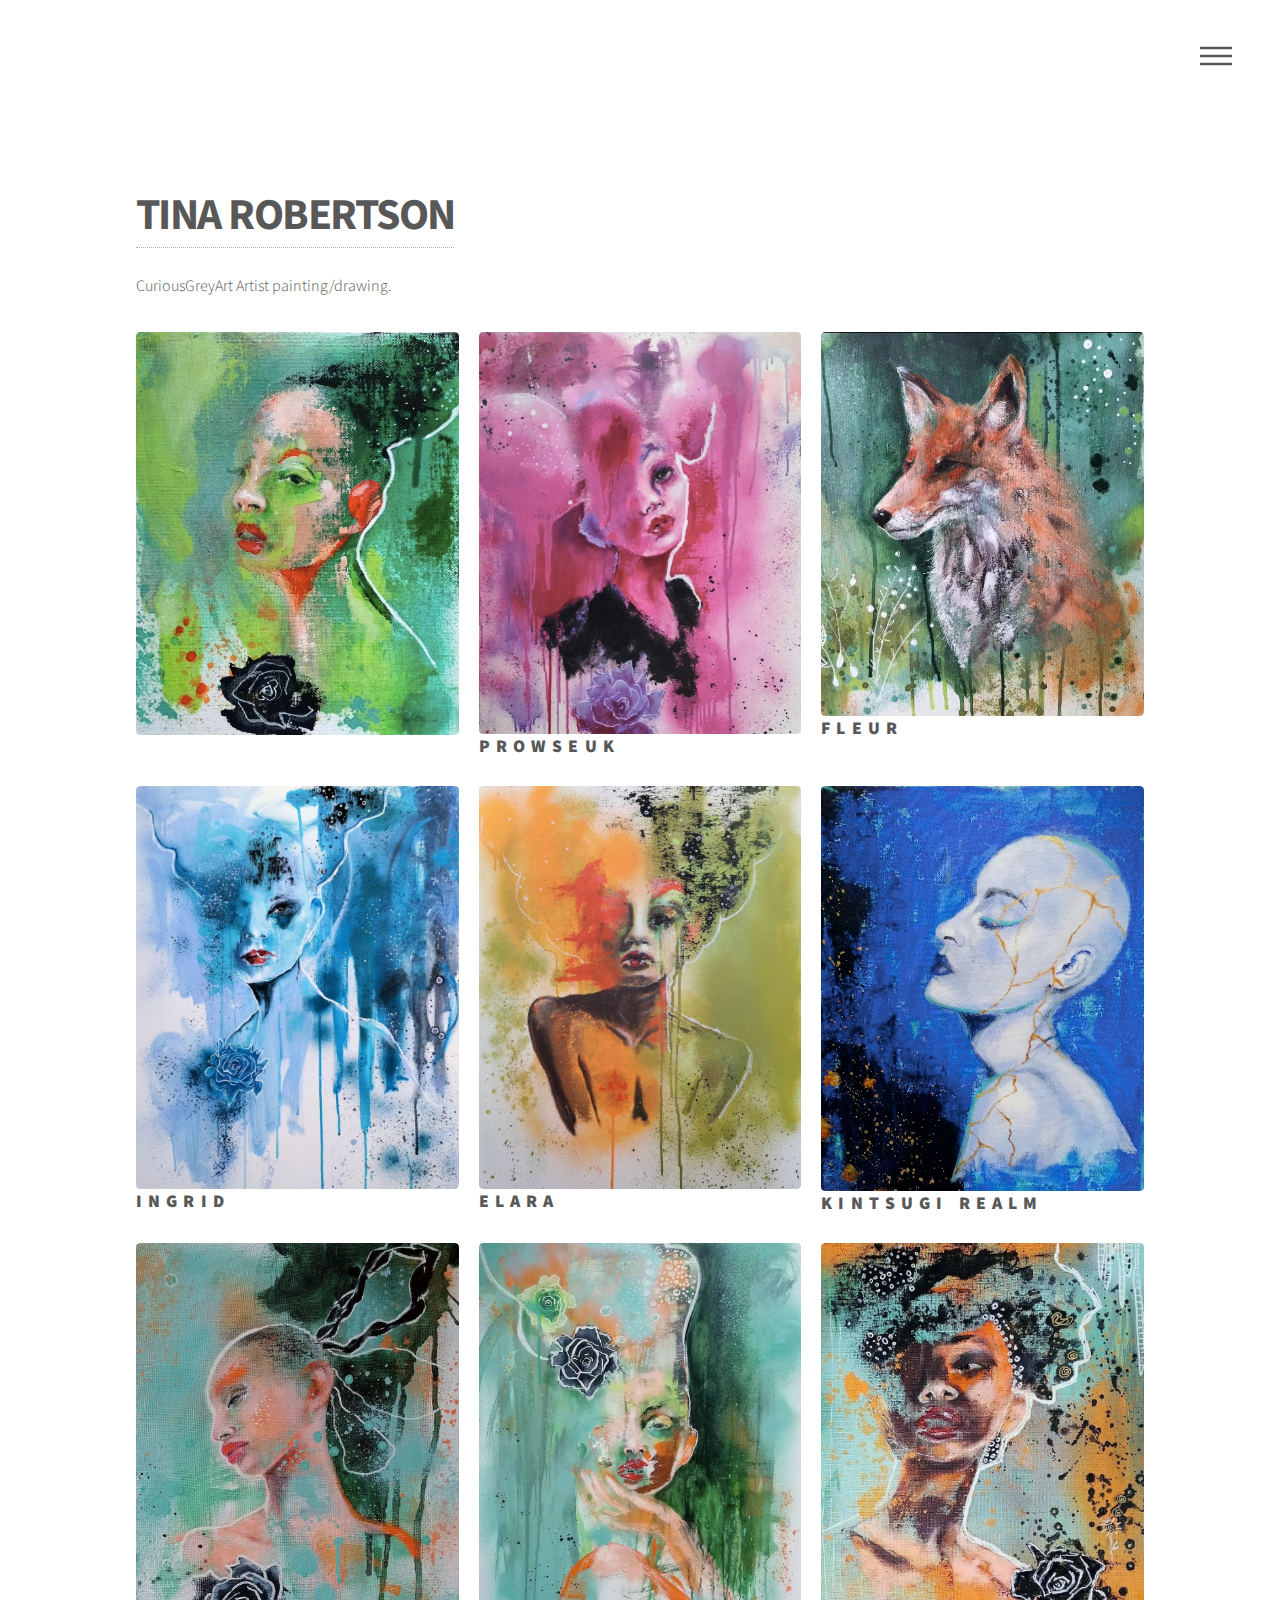
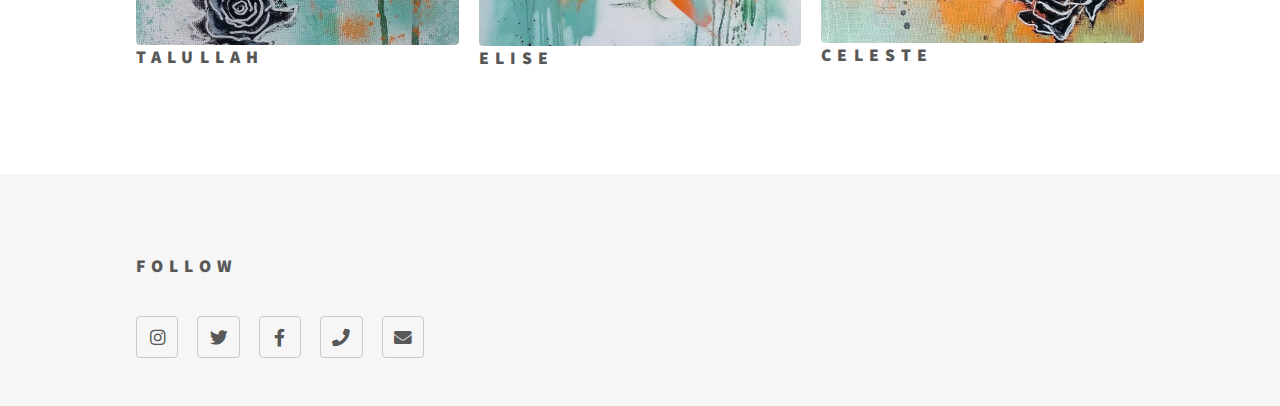
<file: index.html>
<!DOCTYPE HTML>
<!--

-->
<html>
	<head>
		<title>Tina Robertson</title>
		<meta charset="utf-8" />
		<meta name="viewport" content="width=device-width, initial-scale=1, user-scalable=no" />
		<link rel="stylesheet" href="assets/css/main.css" />
		<noscript><link rel="stylesheet" href="assets/css/noscript.css" /></noscript>
	</head>
	<body class="is-preload">
		<!-- Wrapper -->
			<div id="wrapper">

				<!-- Header -->
					<header id="header">
						<div class="inner">



							<!-- Nav -->
								<nav>
									<ul>
										<li><a href="#menu">Menu</a></li>
									</ul>
								</nav>

						</div>
					</header>

				<!-- Menu -->
					<nav id="menu">
						<h2>Menu</h2>
						<ul>
							<!-- <li><a href="index.html">Home</a></li> -->
							<!-- <li><a href="generic.html">Paintings</a></li>
							<li><a href="generic.html">Drawings</a></li> -->
							<li><a href="generic.html">About</a></li>
							<!-- <li><a href="elements.html">Contact</a></li> -->
						</ul>
					</nav>

				<!-- Main -->
					<div id="main">
						<div class="inner">
							<header>
								<h1><br />
							 <a href="https://www.instagram.com/curiousgreyart/">TINA ROBERTSON</a></h1>
								<p>CuriousGreyArt Artist painting/drawing. </p>
							</header>
							<section class="tiles">
								<article class="style1">
									<span class="image">
										<img src="images/pic01.jpeg" alt="" />
									</span>
									<!-- <a href="generic.html"> -->
										<!-- <h2>Magna</h2> -->
										<div class="content">
											<!-- <p>Sed nisl arcu euismod sit amet nisi lorem etiam dolor veroeros et feugiat.</p> -->
										</div>
									</a>
								</article>
								<article class="style2">
									<span class="image">
										<img src="images/pic02.png" alt="" />
									</span>
									<a href="generic.html">
										<h2>Prowseuk</h2>
										<div class="content">
											<p>This lovely lil beauty was displayed in @prowseuk -opened up recently in Shorefield Road</p>
										</div>
									</a>
								</article>
								<article class="style3">
									<span class="image">
										<img src="images/pic03.png" alt="" />
									</span>
									<a href="generic.html">
										<h2>Fleur</h2>
										<div class="content">
											<p>Acrylic, spray paint and Posca pen.</p>
										</div>
									</a>
								</article>
								<article class="style4">
									<span class="image">
										<img src="images/pic04.png" alt="" />
									</span>
									<a href="generic.html">
										<h2>Ingrid</h2>
										<div class="content">
											<p>Acrylic/spray paint/Posca pen on canvas.

												24 x 32 inches.
												£250</p>
										</div>
									</a>
								</article>
								<article class="style5">
									<span class="image">
										<img src="images/pic05.png" alt="" />
									</span>
									<a href="generic.html">
										<h2>Elara</h2>
										<div class="content">
											<p>23 x 33 inches.
												Acrylic, spray paint and Posca pen.</p>
										</div>
									</a>
								</article>
								<article class="style6">
									<span class="image">
										<img src="images/pic06.png" alt="" />
									</span>
									<a href="generic.html">
										<h2>Kintsugi Realm</h2>
										<div class="content">
											<p>Sed nisl arcu euismod sit amet nisi lorem etiam dolor veroeros et feugiat.</p>
										</div>
									</a>
								</article>
								<article class="style2">
									<span class="image">
										<img src="images/pic07.png" alt="" />
									</span>
									<a href="generic.html">
										<h2>Talullah</h2>
										<div class="content">
											<p>Sed nisl arcu euismod sit amet nisi lorem etiam dolor veroeros et feugiat.</p>
										</div>
									</a>
								</article>
								<article class="style3">
									<span class="image">
										<img src="images/pic08.png" alt="" />
									</span>
									<a href="generic.html">
										<h2>Elise</h2>
										<div class="content">
											<p>Sed nisl arcu euismod sit amet nisi lorem etiam dolor veroeros et feugiat.</p>
										</div>
									</a>
								</article>
								<article class="style1">
									<span class="image">
										<img src="images/pic09.png" alt="" />
									</span>
									<a href="generic.html">
										<h2>Celeste</h2>
										<div class="content">
											<p>Sed nisl arcu euismod sit amet nisi lorem etiam dolor veroeros et feugiat.</p>
										</div>
									</a>
								</article>
								<!-- <article class="style5">
									<span class="image">
										<img src="images/pic10.jpg" alt="" />
									</span>
									<a href="generic.html">
										<h2>Ultricies</h2>
										<div class="content">
											<p>Sed nisl arcu euismod sit amet nisi lorem etiam dolor veroeros et feugiat.</p>
										</div>
									</a>
								</article>
								<article class="style6">
									<span class="image">
										<img src="images/pic11.jpg" alt="" />
									</span>
									<a href="generic.html">
										<h2>Dictum</h2>
										<div class="content">
											<p>Sed nisl arcu euismod sit amet nisi lorem etiam dolor veroeros et feugiat.</p>
										</div>
									</a>
								</article>
								<article class="style4">
									<span class="image">
										<img src="images/pic12.jpg" alt="" />
									</span>
									<a href="generic.html">
										<h2>Pretium</h2>
										<div class="content">
											<p>Sed nisl arcu euismod sit amet nisi lorem etiam dolor veroeros et feugiat.</p>
										</div>
									</a>
								</article> -->
							</section>
						</div>
					</div>

				<!-- Footer -->
					<footer id="footer">
						<div class="inner">
							<!-- <section>
								<h2>Get in touch</h2>
								<form method="post" action="#">
									<div class="fields">
										<div class="field half">
											<input type="text" name="name" id="name" placeholder="Name" />
										</div>
										<div class="field half">
											<input type="email" name="email" id="email" placeholder="Email" />
										</div>
										<div class="field">
											<textarea name="message" id="message" placeholder="Message"></textarea>
										</div>
									</div>
									<ul class="actions">
										<li><input type="submit" value="Send" class="primary" /></li>
									</ul>
								</form>
							</section> -->
							<section>
								<h2>Follow</h2>
								<ul class="icons">
									<li><a href="https://www.instagram.com/curiousgreyart/" class="icon brands style2 fa-instagram"><span class="label">Instagram</span></a></li>
									<li><a href="#" class="icon brands style2 fa-twitter"><span class="label">Twitter</span></a></li>
									<li><a href="#" class="icon brands style2 fa-facebook-f"><span class="label">Facebook</span></a></li>
									<!-- <li><a href="#" class="icon brands style2 fa-500px"><span class="label">500px</span></a></li> -->
									<li><a href="#" class="icon solid style2 fa-phone"><span class="label">Phone</span></a></li>
									<li><a href="#" class="icon solid style2 fa-envelope"><span class="label">Email</span></a></li>
								</ul>
							</section>
							<!-- <ul class="copyright">
								<li>&copy; Untitled. All rights reserved</li><li>Design: <a href="http://html5up.net">HTML5 UP</a></li>
							</ul> -->
						</div>
					</footer>

			</div>

		<!-- Scripts -->
			<script src="assets/js/jquery.min.js"></script>
			<script src="assets/js/browser.min.js"></script>
			<script src="assets/js/breakpoints.min.js"></script>
			<script src="assets/js/util.js"></script>
			<script src="assets/js/main.js"></script>

	</body>
</html>
</file>
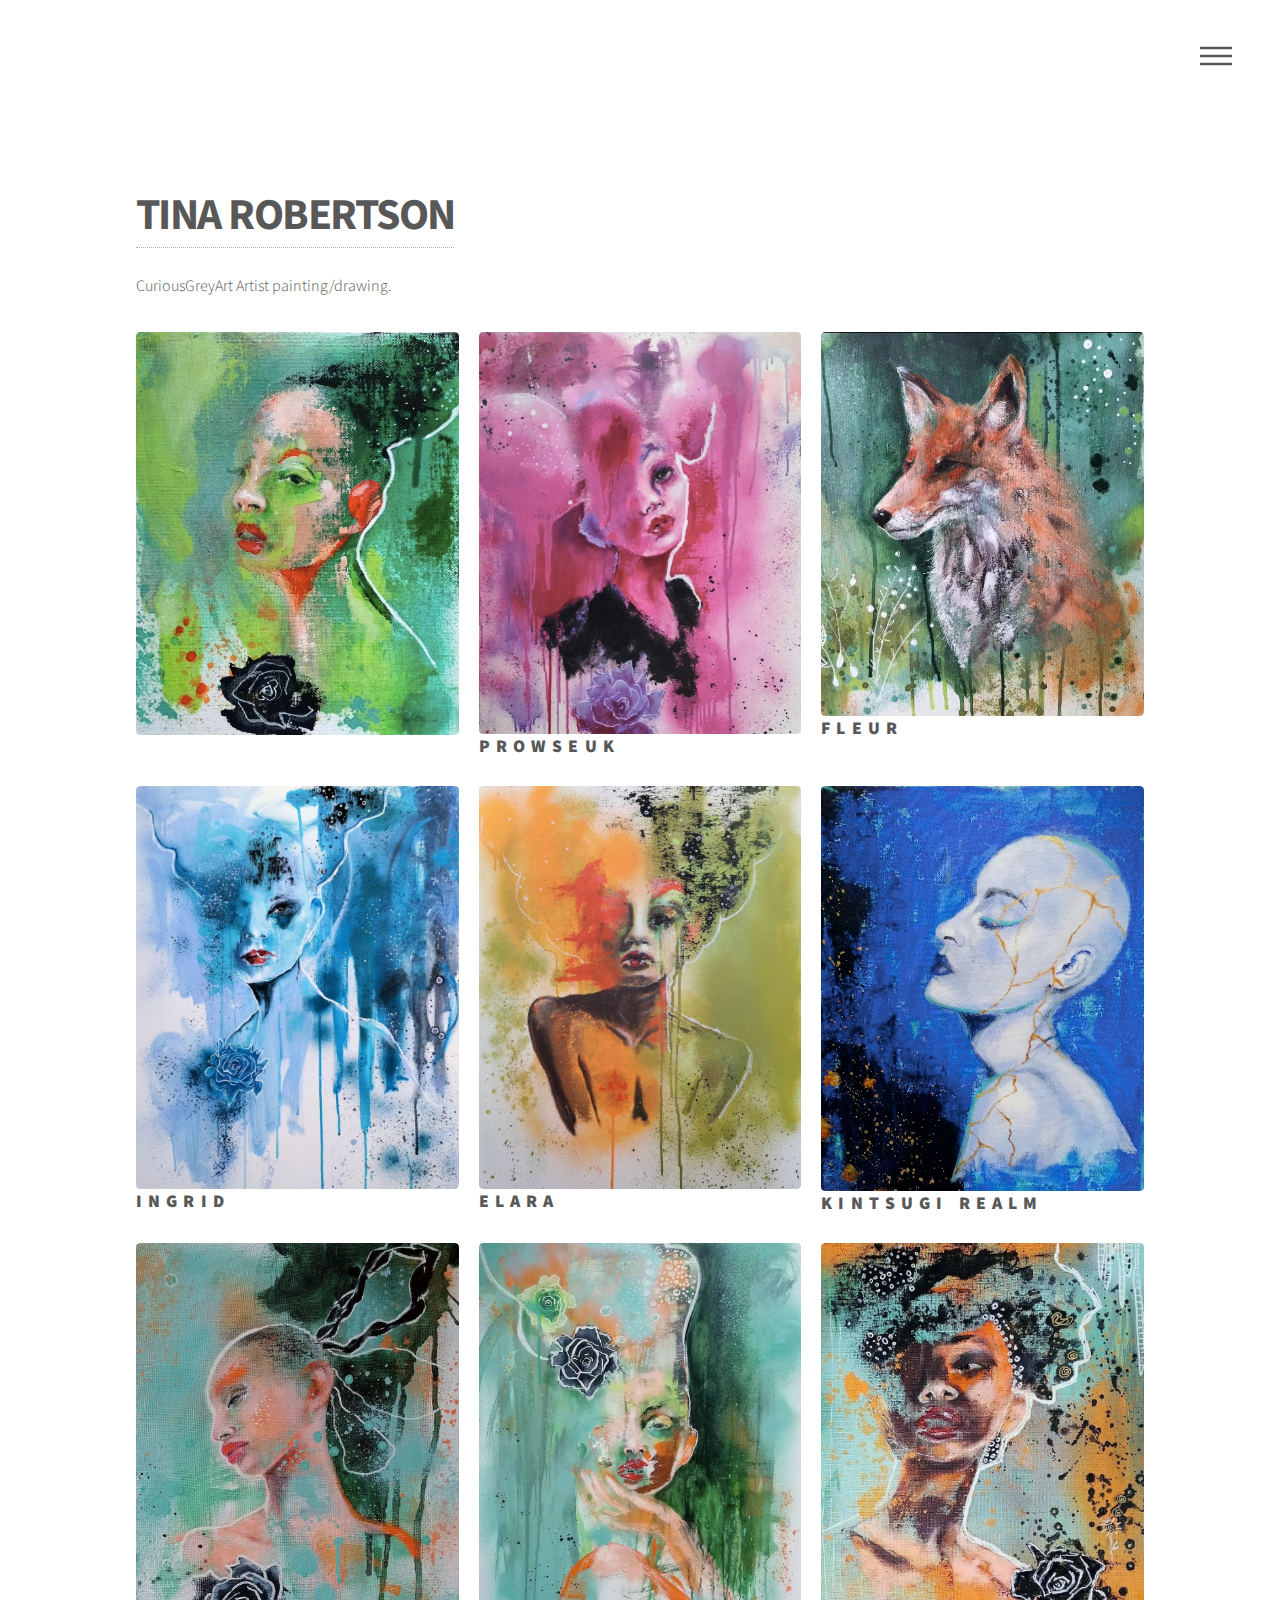
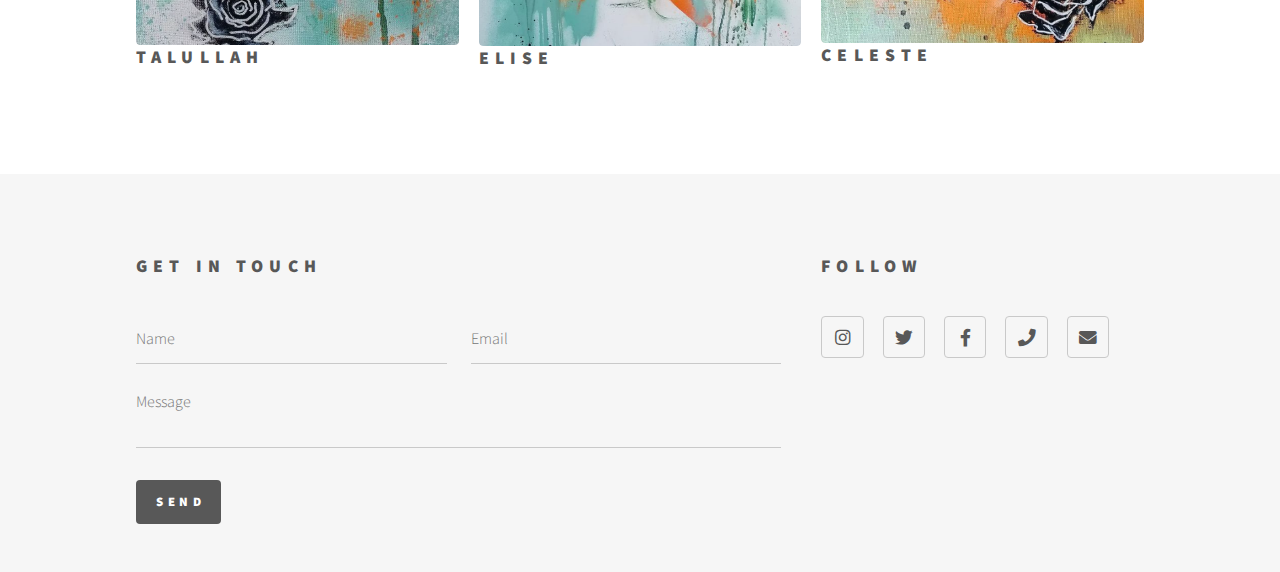
<file: Tina Robertson/index.html>
<!DOCTYPE HTML>
<!--

-->
<html>
	<head>
		<title>Tina Robertson</title>
		<meta charset="utf-8" />
		<meta name="viewport" content="width=device-width, initial-scale=1, user-scalable=no" />
		<link rel="stylesheet" href="assets/css/main.css" />
		<noscript><link rel="stylesheet" href="assets/css/noscript.css" /></noscript>
	</head>
	<body class="is-preload">
		<!-- Wrapper -->
			<div id="wrapper">

				<!-- Header -->
					<header id="header">
						<div class="inner">



							<!-- Nav -->
								<nav>
									<ul>
										<li><a href="#menu">Menu</a></li>
									</ul>
								</nav>

						</div>
					</header>

				<!-- Menu -->
					<nav id="menu">
						<h2>Menu</h2>
						<ul>
							<li><a href="index.html">Home</a></li>
							<li><a href="generic.html">Paintings</a></li>
							<li><a href="generic.html">Drawings</a></li>
							<li><a href="generic.html">About</a></li>
							<li><a href="elements.html">Contact</a></li>
						</ul>
					</nav>

				<!-- Main -->
					<div id="main">
						<div class="inner">
							<header>
								<h1><br />
							 <a href="https://www.instagram.com/curiousgreyart/">TINA ROBERTSON</a></h1>
								<p>CuriousGreyArt Artist painting/drawing. </p>
							</header>
							<section class="tiles">
								<article class="style1">
									<span class="image">
										<img src="images/pic01.jpeg" alt="" />
									</span>
									<!-- <a href="generic.html"> -->
										<!-- <h2>Magna</h2> -->
										<div class="content">
											<!-- <p>Sed nisl arcu euismod sit amet nisi lorem etiam dolor veroeros et feugiat.</p> -->
										</div>
									</a>
								</article>
								<article class="style2">
									<span class="image">
										<img src="images/pic02.png" alt="" />
									</span>
									<a href="generic.html">
										<h2>Prowseuk</h2>
										<div class="content">
											<p>This lovely lil beauty was displayed in @prowseuk -opened up recently in Shorefield Road</p>
										</div>
									</a>
								</article>
								<article class="style3">
									<span class="image">
										<img src="images/pic03.png" alt="" />
									</span>
									<a href="generic.html">
										<h2>Fleur</h2>
										<div class="content">
											<p>Acrylic, spray paint and Posca pen.</p>
										</div>
									</a>
								</article>
								<article class="style4">
									<span class="image">
										<img src="images/pic04.png" alt="" />
									</span>
									<a href="generic.html">
										<h2>Ingrid</h2>
										<div class="content">
											<p>Acrylic/spray paint/Posca pen on canvas.

												24 x 32 inches.
												£250</p>
										</div>
									</a>
								</article>
								<article class="style5">
									<span class="image">
										<img src="images/pic05.png" alt="" />
									</span>
									<a href="generic.html">
										<h2>Elara</h2>
										<div class="content">
											<p>23 x 33 inches.
												Acrylic, spray paint and Posca pen.</p>
										</div>
									</a>
								</article>
								<article class="style6">
									<span class="image">
										<img src="images/pic06.png" alt="" />
									</span>
									<a href="generic.html">
										<h2>Kintsugi Realm</h2>
										<div class="content">
											<p>Sed nisl arcu euismod sit amet nisi lorem etiam dolor veroeros et feugiat.</p>
										</div>
									</a>
								</article>
								<article class="style2">
									<span class="image">
										<img src="images/pic07.png" alt="" />
									</span>
									<a href="generic.html">
										<h2>Talullah</h2>
										<div class="content">
											<p>Sed nisl arcu euismod sit amet nisi lorem etiam dolor veroeros et feugiat.</p>
										</div>
									</a>
								</article>
								<article class="style3">
									<span class="image">
										<img src="images/pic08.png" alt="" />
									</span>
									<a href="generic.html">
										<h2>Elise</h2>
										<div class="content">
											<p>Sed nisl arcu euismod sit amet nisi lorem etiam dolor veroeros et feugiat.</p>
										</div>
									</a>
								</article>
								<article class="style1">
									<span class="image">
										<img src="images/pic09.png" alt="" />
									</span>
									<a href="generic.html">
										<h2>Celeste</h2>
										<div class="content">
											<p>Sed nisl arcu euismod sit amet nisi lorem etiam dolor veroeros et feugiat.</p>
										</div>
									</a>
								</article>
								<!-- <article class="style5">
									<span class="image">
										<img src="images/pic10.jpg" alt="" />
									</span>
									<a href="generic.html">
										<h2>Ultricies</h2>
										<div class="content">
											<p>Sed nisl arcu euismod sit amet nisi lorem etiam dolor veroeros et feugiat.</p>
										</div>
									</a>
								</article>
								<article class="style6">
									<span class="image">
										<img src="images/pic11.jpg" alt="" />
									</span>
									<a href="generic.html">
										<h2>Dictum</h2>
										<div class="content">
											<p>Sed nisl arcu euismod sit amet nisi lorem etiam dolor veroeros et feugiat.</p>
										</div>
									</a>
								</article>
								<article class="style4">
									<span class="image">
										<img src="images/pic12.jpg" alt="" />
									</span>
									<a href="generic.html">
										<h2>Pretium</h2>
										<div class="content">
											<p>Sed nisl arcu euismod sit amet nisi lorem etiam dolor veroeros et feugiat.</p>
										</div>
									</a>
								</article> -->
							</section>
						</div>
					</div>

				<!-- Footer -->
					<footer id="footer">
						<div class="inner">
							<section>
								<h2>Get in touch</h2>
								<form method="post" action="#">
									<div class="fields">
										<div class="field half">
											<input type="text" name="name" id="name" placeholder="Name" />
										</div>
										<div class="field half">
											<input type="email" name="email" id="email" placeholder="Email" />
										</div>
										<div class="field">
											<textarea name="message" id="message" placeholder="Message"></textarea>
										</div>
									</div>
									<ul class="actions">
										<li><input type="submit" value="Send" class="primary" /></li>
									</ul>
								</form>
							</section>
							<section>
								<h2>Follow</h2>
								<ul class="icons">
																		<li><a href="https://www.instagram.com/curiousgreyart/" class="icon brands style2 fa-instagram"><span class="label">Instagram</span></a></li>
									<li><a href="#" class="icon brands style2 fa-twitter"><span class="label">Twitter</span></a></li>
									<li><a href="#" class="icon brands style2 fa-facebook-f"><span class="label">Facebook</span></a></li>
									<!-- <li><a href="#" class="icon brands style2 fa-500px"><span class="label">500px</span></a></li> -->
									<li><a href="#" class="icon solid style2 fa-phone"><span class="label">Phone</span></a></li>
									<li><a href="#" class="icon solid style2 fa-envelope"><span class="label">Email</span></a></li>
								</ul>
							</section>
							<!-- <ul class="copyright">
								<li>&copy; Untitled. All rights reserved</li><li>Design: <a href="http://html5up.net">HTML5 UP</a></li>
							</ul> -->
						</div>
					</footer>

			</div>

		<!-- Scripts -->
			<script src="assets/js/jquery.min.js"></script>
			<script src="assets/js/browser.min.js"></script>
			<script src="assets/js/breakpoints.min.js"></script>
			<script src="assets/js/util.js"></script>
			<script src="assets/js/main.js"></script>

	</body>
</html>
</file>
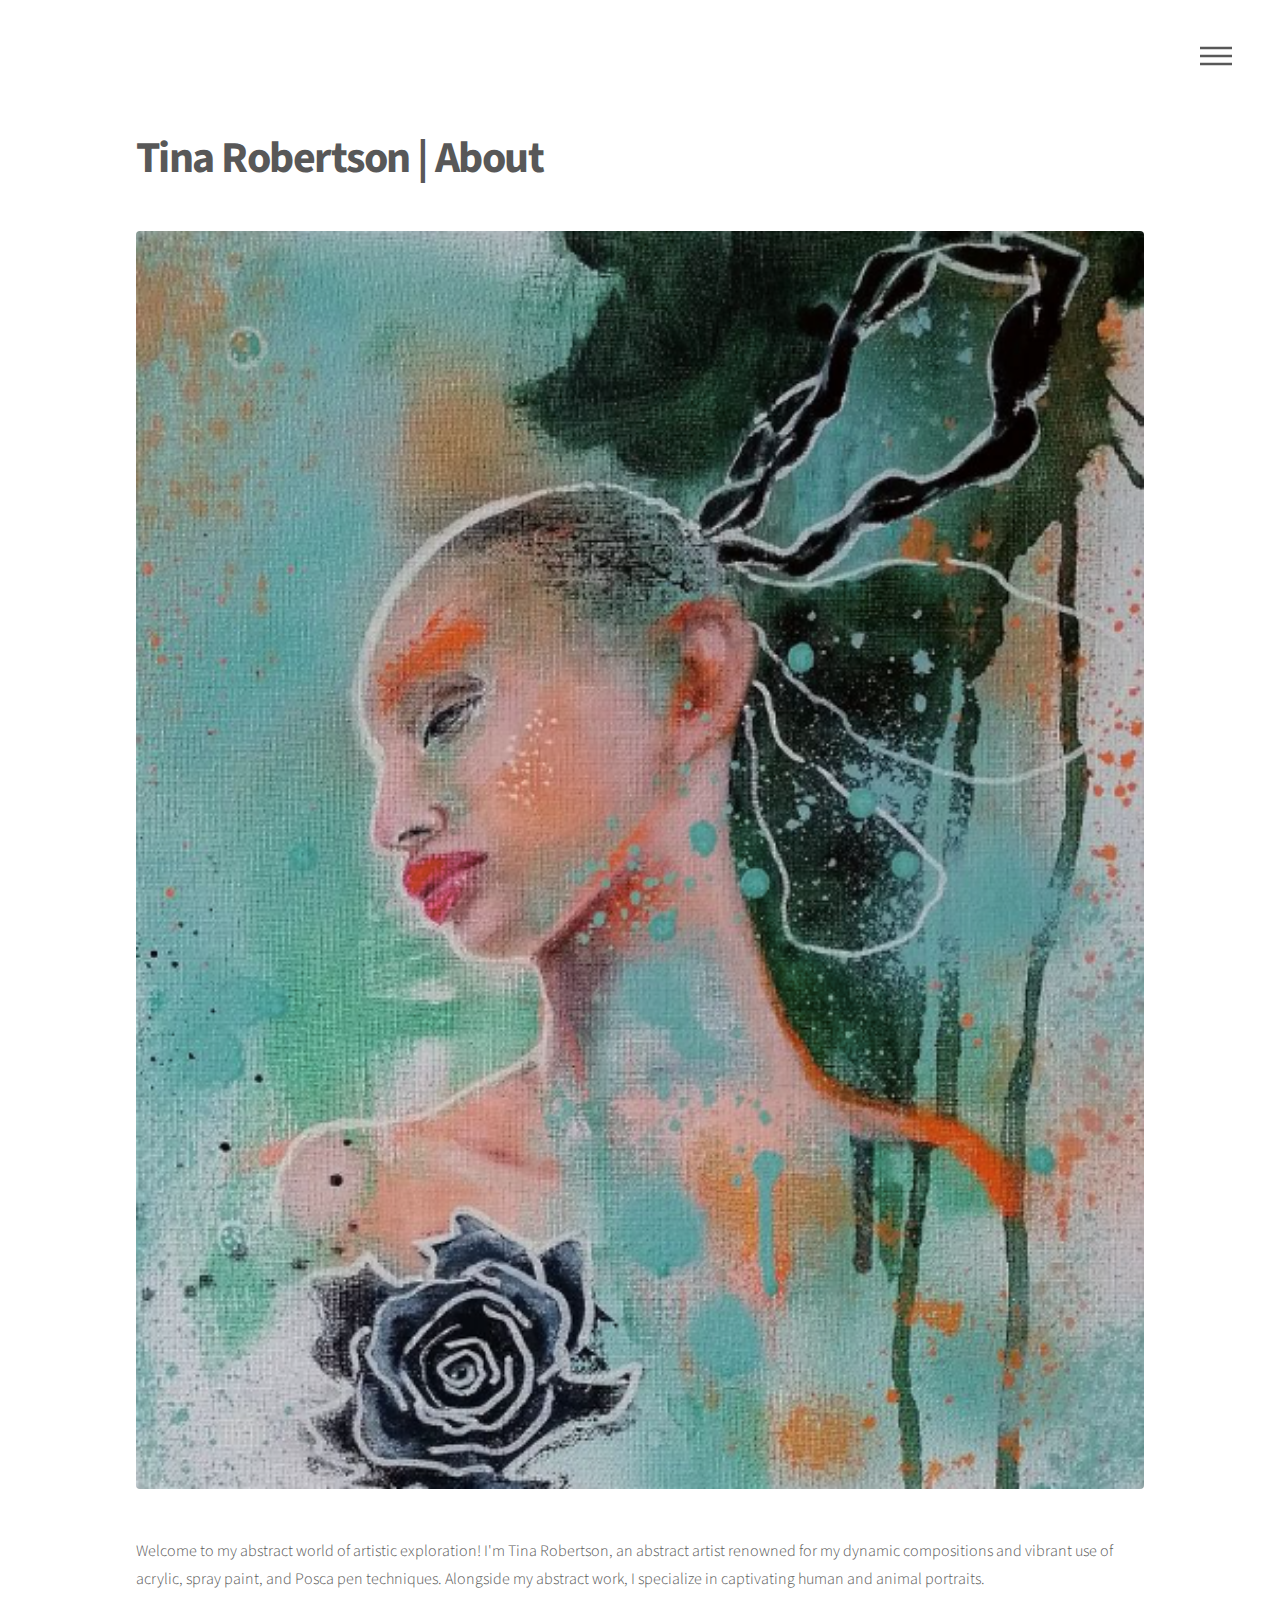
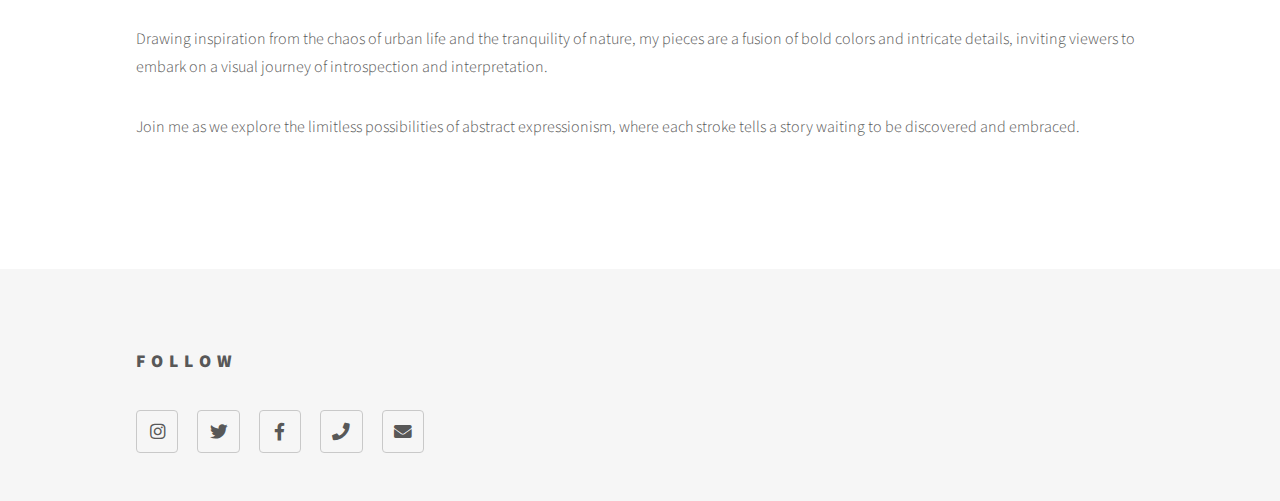
<file: generic.html>
<!DOCTYPE HTML>
<!--
	Phantom by HTML5 UP
	html5up.net | @ajlkn
	Free for personal and commercial use under the CCA 3.0 license (html5up.net/license)
-->
<html>
	<head>
		<title>Tina Robertson</title>
		<meta charset="utf-8" />
		<meta name="viewport" content="width=device-width, initial-scale=1, user-scalable=no" />
		<link rel="stylesheet" href="assets/css/main.css" />
		<noscript><link rel="stylesheet" href="assets/css/noscript.css" /></noscript>
	</head>
	<body class="is-preload">
		<!-- Wrapper -->
			<div id="wrapper">

				<!-- Header -->
					<header id="header">
						<div class="inner">


							<!-- Nav -->
								<nav>
									<ul>
										<li><a href="#menu">Menu</a></li>
									</ul>
								</nav>

						</div>
					</header>

				<!-- Menu -->
					<nav id="menu">
						<h2>Menu</h2>
						<ul>
							<li><a href="index.html">Home</a></li>
							<!-- <li><a href="generic.html">Ipsum veroeros</a></li>
							<li><a href="generic.html">Tempus etiam</a></li> -->
							<!-- <li><a href="generic.html">Consequat dolor</a></li>
							<li><a href="elements.html">Elements</a></li> -->
						</ul>
					</nav>

				<!-- Main -->
					<div id="main">
						<div class="inner">
							<h1>Tina Robertson | About</h1>
							<span class="image main"><img src="images/pic07.png" alt="" /></span>
							<p>

								Welcome to my abstract world of artistic exploration! I'm Tina Robertson, an abstract artist renowned for my dynamic compositions and vibrant use of acrylic, spray paint, and Posca pen techniques. Alongside my abstract work, I specialize in captivating human and animal portraits.</p>
								
								<p>Drawing inspiration from the chaos of urban life and the tranquility of nature, my pieces are a fusion of bold colors and intricate details, inviting viewers to embark on a visual journey of introspection and interpretation. </p>
								
								<p>Join me as we explore the limitless possibilities of abstract expressionism, where each stroke tells a story waiting to be discovered and embraced.</p>
						</div>
					</div>

				<!-- Footer -->
					<footer id="footer">
						<div class="inner">
							<!-- <section>
								<h2>Get in touch</h2>
								<form method="post" action="#">
									<div class="fields">
										<div class="field half">
											<input type="text" name="name" id="name" placeholder="Name" />
										</div>
										<div class="field half">
											<input type="email" name="email" id="email" placeholder="Email" />
										</div>
										<div class="field">
											<textarea name="message" id="message" placeholder="Message"></textarea>
										</div>
									</div>
									<ul class="actions">
										<li><input type="submit" value="Send" class="primary" /></li>
									</ul>
								</form>
							</section> -->
							<section>
								<h2>Follow</h2>
								<ul class="icons">
									<li><a href="https://www.instagram.com/curiousgreyart/" class="icon brands style2 fa-instagram"><span class="label">Instagram</span></a></li>
									<li><a href="#" class="icon brands style2 fa-twitter"><span class="label">Twitter</span></a></li>
									<li><a href="#" class="icon brands style2 fa-facebook-f"><span class="label">Facebook</span></a></li>
									<!-- <li><a href="#" class="icon brands style2 fa-dribbble"><span class="label">Dribbble</span></a></li> -->
									<!-- <li><a href="#" class="icon brands style2 fa-github"><span class="label">GitHub</span></a></li> -->
									<!-- <li><a href="#" class="icon brands style2 fa-500px"><span class="label">500px</span></a></li> -->
									<li><a href="#" class="icon solid style2 fa-phone"><span class="label">Phone</span></a></li>
									<li><a href="#" class="icon solid style2 fa-envelope"><span class="label">Email</span></a></li>
								</ul>
							</section>
							<!-- <ul class="copyright">
								<li>&copy; Untitled. All rights reserved</li><li>Design: <a href="http://html5up.net">HTML5 UP</a></li>
							</ul> -->
						</div>
					</footer>

			</div>

		<!-- Scripts -->
			<script src="assets/js/jquery.min.js"></script>
			<script src="assets/js/browser.min.js"></script>
			<script src="assets/js/breakpoints.min.js"></script>
			<script src="assets/js/util.js"></script>
			<script src="assets/js/main.js"></script>

	</body>
</html>
</file>
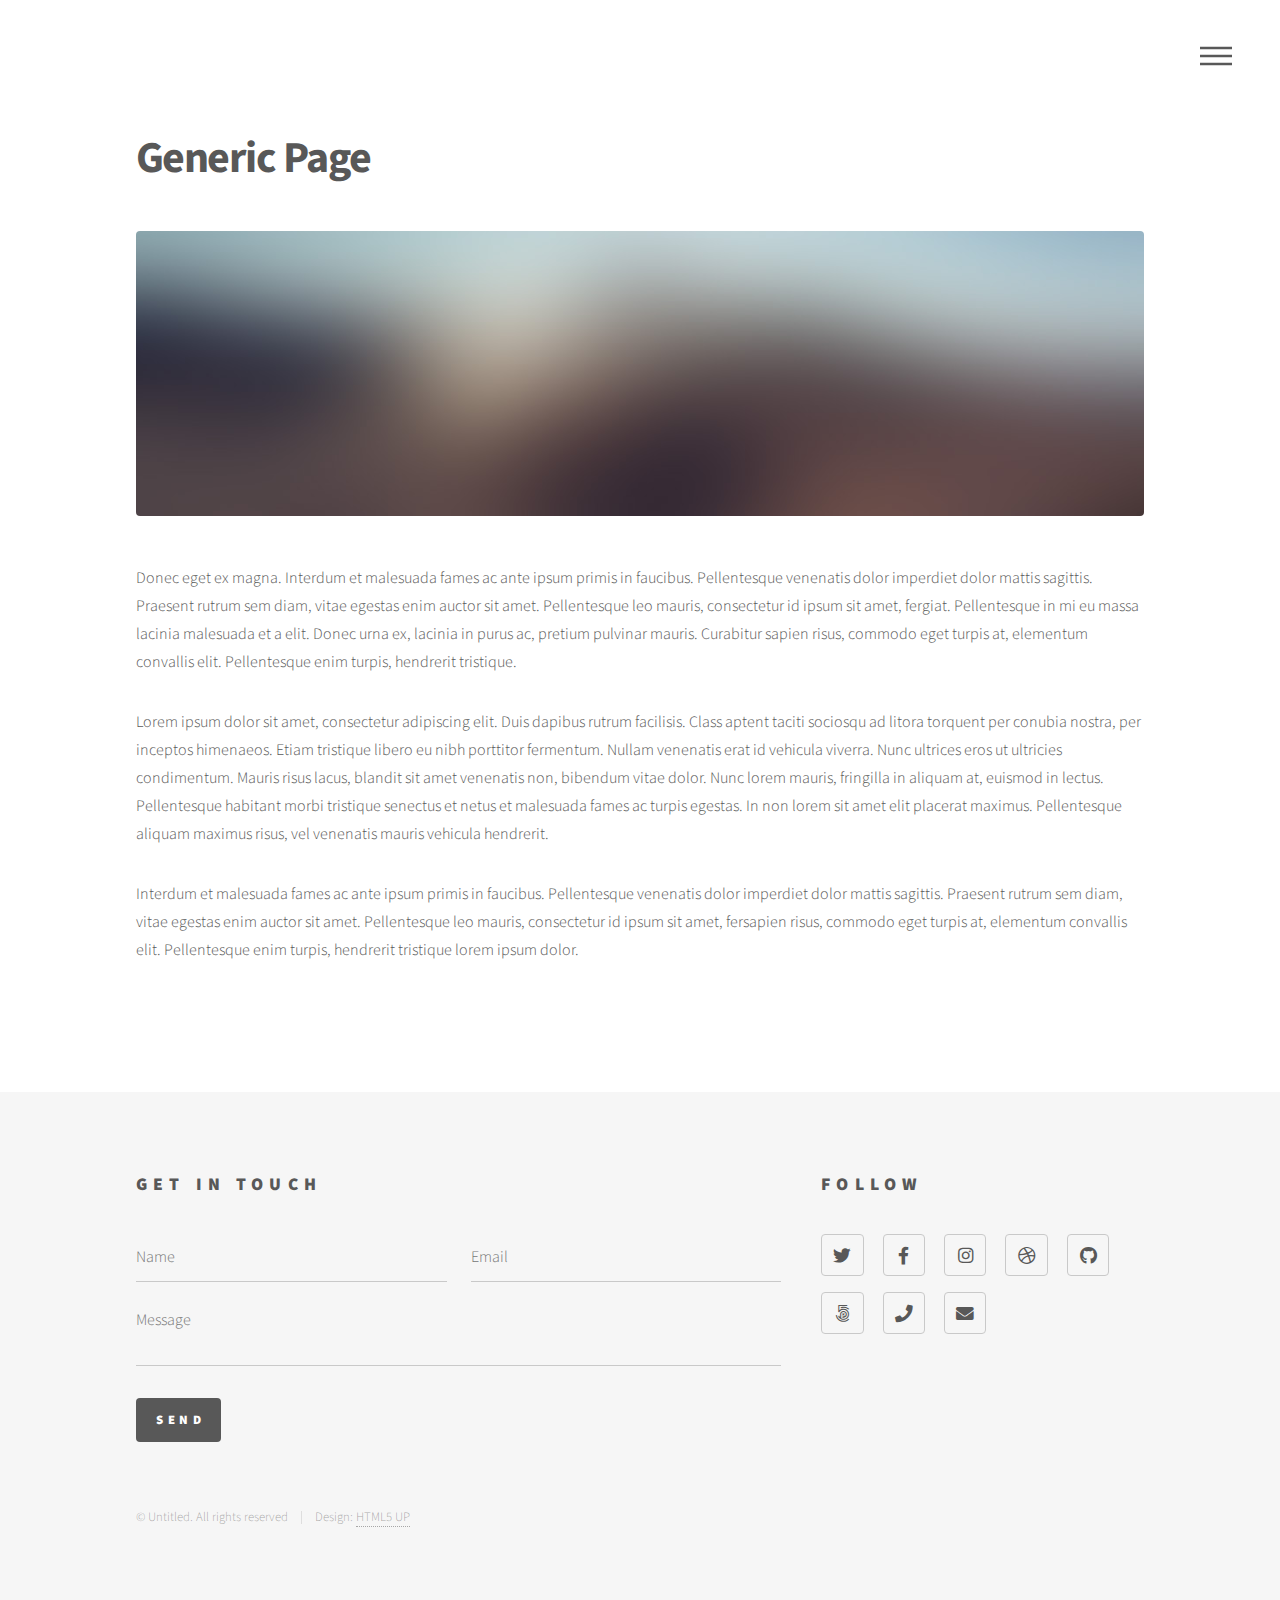
<file: Tina Robertson/generic.html>
<!DOCTYPE HTML>
<!--
	Phantom by HTML5 UP
	html5up.net | @ajlkn
	Free for personal and commercial use under the CCA 3.0 license (html5up.net/license)
-->
<html>
	<head>
		<title>Tina Robertson</title>
		<meta charset="utf-8" />
		<meta name="viewport" content="width=device-width, initial-scale=1, user-scalable=no" />
		<link rel="stylesheet" href="assets/css/main.css" />
		<noscript><link rel="stylesheet" href="assets/css/noscript.css" /></noscript>
	</head>
	<body class="is-preload">
		<!-- Wrapper -->
			<div id="wrapper">

				<!-- Header -->
					<header id="header">
						<div class="inner">


							<!-- Nav -->
								<nav>
									<ul>
										<li><a href="#menu">Menu</a></li>
									</ul>
								</nav>

						</div>
					</header>

				<!-- Menu -->
					<nav id="menu">
						<h2>Menu</h2>
						<ul>
							<li><a href="index.html">Home</a></li>
							<li><a href="generic.html">Ipsum veroeros</a></li>
							<li><a href="generic.html">Tempus etiam</a></li>
							<li><a href="generic.html">Consequat dolor</a></li>
							<li><a href="elements.html">Elements</a></li>
						</ul>
					</nav>

				<!-- Main -->
					<div id="main">
						<div class="inner">
							<h1>Generic Page</h1>
							<span class="image main"><img src="images/pic13.jpg" alt="" /></span>
							<p>Donec eget ex magna. Interdum et malesuada fames ac ante ipsum primis in faucibus. Pellentesque venenatis dolor imperdiet dolor mattis sagittis. Praesent rutrum sem diam, vitae egestas enim auctor sit amet. Pellentesque leo mauris, consectetur id ipsum sit amet, fergiat. Pellentesque in mi eu massa lacinia malesuada et a elit. Donec urna ex, lacinia in purus ac, pretium pulvinar mauris. Curabitur sapien risus, commodo eget turpis at, elementum convallis elit. Pellentesque enim turpis, hendrerit tristique.</p>
							<p>Lorem ipsum dolor sit amet, consectetur adipiscing elit. Duis dapibus rutrum facilisis. Class aptent taciti sociosqu ad litora torquent per conubia nostra, per inceptos himenaeos. Etiam tristique libero eu nibh porttitor fermentum. Nullam venenatis erat id vehicula viverra. Nunc ultrices eros ut ultricies condimentum. Mauris risus lacus, blandit sit amet venenatis non, bibendum vitae dolor. Nunc lorem mauris, fringilla in aliquam at, euismod in lectus. Pellentesque habitant morbi tristique senectus et netus et malesuada fames ac turpis egestas. In non lorem sit amet elit placerat maximus. Pellentesque aliquam maximus risus, vel venenatis mauris vehicula hendrerit.</p>
							<p>Interdum et malesuada fames ac ante ipsum primis in faucibus. Pellentesque venenatis dolor imperdiet dolor mattis sagittis. Praesent rutrum sem diam, vitae egestas enim auctor sit amet. Pellentesque leo mauris, consectetur id ipsum sit amet, fersapien risus, commodo eget turpis at, elementum convallis elit. Pellentesque enim turpis, hendrerit tristique lorem ipsum dolor.</p>
						</div>
					</div>

				<!-- Footer -->
					<footer id="footer">
						<div class="inner">
							<section>
								<h2>Get in touch</h2>
								<form method="post" action="#">
									<div class="fields">
										<div class="field half">
											<input type="text" name="name" id="name" placeholder="Name" />
										</div>
										<div class="field half">
											<input type="email" name="email" id="email" placeholder="Email" />
										</div>
										<div class="field">
											<textarea name="message" id="message" placeholder="Message"></textarea>
										</div>
									</div>
									<ul class="actions">
										<li><input type="submit" value="Send" class="primary" /></li>
									</ul>
								</form>
							</section>
							<section>
								<h2>Follow</h2>
								<ul class="icons">
									<li><a href="#" class="icon brands style2 fa-twitter"><span class="label">Twitter</span></a></li>
									<li><a href="#" class="icon brands style2 fa-facebook-f"><span class="label">Facebook</span></a></li>
									<li><a href="#" class="icon brands style2 fa-instagram"><span class="label">Instagram</span></a></li>
									<li><a href="#" class="icon brands style2 fa-dribbble"><span class="label">Dribbble</span></a></li>
									<li><a href="#" class="icon brands style2 fa-github"><span class="label">GitHub</span></a></li>
									<li><a href="#" class="icon brands style2 fa-500px"><span class="label">500px</span></a></li>
									<li><a href="#" class="icon solid style2 fa-phone"><span class="label">Phone</span></a></li>
									<li><a href="#" class="icon solid style2 fa-envelope"><span class="label">Email</span></a></li>
								</ul>
							</section>
							<ul class="copyright">
								<li>&copy; Untitled. All rights reserved</li><li>Design: <a href="http://html5up.net">HTML5 UP</a></li>
							</ul>
						</div>
					</footer>

			</div>

		<!-- Scripts -->
			<script src="assets/js/jquery.min.js"></script>
			<script src="assets/js/browser.min.js"></script>
			<script src="assets/js/breakpoints.min.js"></script>
			<script src="assets/js/util.js"></script>
			<script src="assets/js/main.js"></script>

	</body>
</html>
</file>
<file: assets/css/noscript.css>
/*
	Phantom by HTML5 UP
	html5up.net | @ajlkn
	Free for personal and commercial use under the CCA 3.0 license (html5up.net/license)
*/

/* Tiles */

	body.is-preload .tiles article {
		-moz-transform: none;
		-webkit-transform: none;
		-ms-transform: none;
		transform: none;
		opacity: 1;
	}
</file>
<file: Tina Robertson/assets/css/noscript.css>
/*
	Phantom by HTML5 UP
	html5up.net | @ajlkn
	Free for personal and commercial use under the CCA 3.0 license (html5up.net/license)
*/

/* Tiles */

	body.is-preload .tiles article {
		-moz-transform: none;
		-webkit-transform: none;
		-ms-transform: none;
		transform: none;
		opacity: 1;
	}
</file>
<file: assets/css/main.css>
@import url(fontawesome-all.min.css);
@import url("https://fonts.googleapis.com/css?family=Source+Sans+Pro:300,700,900");

/*
	Phantom by HTML5 UP
	html5up.net | @ajlkn
	Free for personal and commercial use under the CCA 3.0 license (html5up.net/license)
*/

html, body, div, span, applet, object,
iframe, h1, h2, h3, h4, h5, h6, p, blockquote,
pre, a, abbr, acronym, address, big, cite,
code, del, dfn, em, img, ins, kbd, q, s, samp,
small, strike, strong, sub, sup, tt, var, b,
u, i, center, dl, dt, dd, ol, ul, li, fieldset,
form, label, legend, table, caption, tbody,
tfoot, thead, tr, th, td, article, aside,
canvas, details, embed, figure, figcaption,
footer, header, hgroup, menu, nav, output, ruby,
section, summary, time, mark, audio, video {
	margin: 0;
	padding: 0;
	border: 0;
	font-size: 100%;
	font: inherit;
	vertical-align: baseline;}

article, aside, details, figcaption, figure,
footer, header, hgroup, menu, nav, section {
	display: block;}

body {
	line-height: 1;
}

ol, ul {
	list-style: none;
}

blockquote, q {
	quotes: none;
}

	blockquote:before, blockquote:after, q:before, q:after {
		content: '';
		content: none;
	}

table {
	border-collapse: collapse;
	border-spacing: 0;
}

body {
	-webkit-text-size-adjust: none;
}

mark {
	background-color: transparent;
	color: inherit;
}

input::-moz-focus-inner {
	border: 0;
	padding: 0;
}

input, select, textarea {
	-moz-appearance: none;
	-webkit-appearance: none;
	-ms-appearance: none;
	appearance: none;
}

/* Basic */

	@-ms-viewport {
		width: device-width;
	}

	body {
		-ms-overflow-style: scrollbar;
	}

	@media screen and (max-width: 480px) {

		html, body {
			min-width: 320px;
		}

	}

	html {
		box-sizing: border-box;
	}

	*, *:before, *:after {
		box-sizing: inherit;
	}

	body {
		background: #ffffff;
	}

		body.is-preload *, body.is-preload *:before, body.is-preload *:after {
			-moz-animation: none !important;
			-webkit-animation: none !important;
			-ms-animation: none !important;
			animation: none !important;
			-moz-transition: none !important;
			-webkit-transition: none !important;
			-ms-transition: none !important;
			transition: none !important;
		}

/* Type */

	body, input, select, textarea {
		color: #585858;
		font-family: "Source Sans Pro", Helvetica, sans-serif;
		font-size: 16pt;
		font-weight: 300;
		line-height: 1.75;
	}

		@media screen and (max-width: 1680px) {

			body, input, select, textarea {
				font-size: 14pt;
			}

		}

		@media screen and (max-width: 1280px) {

			body, input, select, textarea {
				font-size: 12pt;
			}

		}

	a {
		-moz-transition: border-bottom-color 0.2s ease, color 0.2s ease;
		-webkit-transition: border-bottom-color 0.2s ease, color 0.2s ease;
		-ms-transition: border-bottom-color 0.2s ease, color 0.2s ease;
		transition: border-bottom-color 0.2s ease, color 0.2s ease;
		text-decoration: none;
		color: #585858;
		border-bottom: dotted 1px rgba(88, 88, 88, 0.5);
	}

		a:hover {
			border-bottom-color: transparent;
			color: #f2849e !important;
		}

	strong, b {
		font-weight: 900;
	}

	em, i {
		font-style: italic;
	}

	p {
		margin: 0 0 2em 0;
	}

	h1 {
		font-size: 2.75em;
		font-weight: 700;
		line-height: 1.3;
		margin: 0 0 1em 0;
		letter-spacing: -0.035em;
	}

		h1 a {
			color: inherit;
		}

		@media screen and (max-width: 736px) {

			h1 {
				font-size: 2em;
				margin: 0 0 1em 0;
			}

		}

		@media screen and (max-width: 360px) {

			h1 {
				font-size: 1.75em;
			}

		}

	h2, h3, h4, h5, h6 {
		font-weight: 900;
		line-height: 1.5;
		margin: 0 0 2em 0;
		text-transform: uppercase;
		letter-spacing: 0.35em;
	}

		h2 a, h3 a, h4 a, h5 a, h6 a {
			color: inherit;
		}

	h2 {
		font-size: 1.1em;
	}

	h3 {
		font-size: 1em;
	}

	h4 {
		font-size: 0.8em;
	}

	h5 {
		font-size: 0.8em;
	}

	h6 {
		font-size: 0.8em;
	}

	@media screen and (max-width: 980px) {

		h1 br, h2 br, h3 br, h4 br, h5 br, h6 br {
			display: none;
		}

	}

	@media screen and (max-width: 736px) {

		h2 {
			font-size: 1em;
		}

		h3 {
			font-size: 0.8em;
		}

	}

	sub {
		font-size: 0.8em;
		position: relative;
		top: 0.5em;
	}

	sup {
		font-size: 0.8em;
		position: relative;
		top: -0.5em;
	}

	blockquote {
		border-left: solid 4px #c9c9c9;
		font-style: italic;
		margin: 0 0 2em 0;
		padding: 0.5em 0 0.5em 2em;
	}

	code {
		background: rgba(144, 144, 144, 0.075);
		border-radius: 4px;
		border: solid 1px #c9c9c9;
		font-family: "Courier New", monospace;
		font-size: 0.9em;
		margin: 0 0.25em;
		padding: 0.25em 0.65em;
	}

	pre {
		-webkit-overflow-scrolling: touch;
		font-family: "Courier New", monospace;
		font-size: 0.9em;
		margin: 0 0 2em 0;
	}

		pre code {
			display: block;
			line-height: 1.75;
			padding: 1em 1.5em;
			overflow-x: auto;
		}

	hr {
		border: 0;
		border-bottom: solid 1px #c9c9c9;
		margin: 2em 0;
	}

		hr.major {
			margin: 3em 0;
		}

	.align-left {
		text-align: left;
	}

	.align-center {
		text-align: center;
	}

	.align-right {
		text-align: right;
	}

/* Row */

	.row {
		display: flex;
		flex-wrap: wrap;
		box-sizing: border-box;
		align-items: stretch;
	}

		.row > * {
			box-sizing: border-box;
		}

		.row.gtr-uniform > * > :last-child {
			margin-bottom: 0;
		}

		.row.aln-left {
			justify-content: flex-start;
		}

		.row.aln-center {
			justify-content: center;
		}

		.row.aln-right {
			justify-content: flex-end;
		}

		.row.aln-top {
			align-items: flex-start;
		}

		.row.aln-middle {
			align-items: center;
		}

		.row.aln-bottom {
			align-items: flex-end;
		}

		.row > .imp {
			order: -1;
		}

		.row > .col-1 {
			width: 8.33333%;
		}

		.row > .off-1 {
			margin-left: 8.33333%;
		}

		.row > .col-2 {
			width: 16.66667%;
		}

		.row > .off-2 {
			margin-left: 16.66667%;
		}

		.row > .col-3 {
			width: 25%;
		}

		.row > .off-3 {
			margin-left: 25%;
		}

		.row > .col-4 {
			width: 33.33333%;
		}

		.row > .off-4 {
			margin-left: 33.33333%;
		}

		.row > .col-5 {
			width: 41.66667%;
		}

		.row > .off-5 {
			margin-left: 41.66667%;
		}

		.row > .col-6 {
			width: 50%;
		}

		.row > .off-6 {
			margin-left: 50%;
		}

		.row > .col-7 {
			width: 58.33333%;
		}

		.row > .off-7 {
			margin-left: 58.33333%;
		}

		.row > .col-8 {
			width: 66.66667%;
		}

		.row > .off-8 {
			margin-left: 66.66667%;
		}

		.row > .col-9 {
			width: 75%;
		}

		.row > .off-9 {
			margin-left: 75%;
		}

		.row > .col-10 {
			width: 83.33333%;
		}

		.row > .off-10 {
			margin-left: 83.33333%;
		}

		.row > .col-11 {
			width: 91.66667%;
		}

		.row > .off-11 {
			margin-left: 91.66667%;
		}

		.row > .col-12 {
			width: 100%;
		}

		.row > .off-12 {
			margin-left: 100%;
		}

		.row.gtr-0 {
			margin-top: 0;
			margin-left: 0em;
		}

			.row.gtr-0 > * {
				padding: 0 0 0 0em;
			}

			.row.gtr-0.gtr-uniform {
				margin-top: 0em;
			}

				.row.gtr-0.gtr-uniform > * {
					padding-top: 0em;
				}

		.row.gtr-25 {
			margin-top: 0;
			margin-left: -0.5em;
		}

			.row.gtr-25 > * {
				padding: 0 0 0 0.5em;
			}

			.row.gtr-25.gtr-uniform {
				margin-top: -0.5em;
			}

				.row.gtr-25.gtr-uniform > * {
					padding-top: 0.5em;
				}

		.row.gtr-50 {
			margin-top: 0;
			margin-left: -1em;
		}

			.row.gtr-50 > * {
				padding: 0 0 0 1em;
			}

			.row.gtr-50.gtr-uniform {
				margin-top: -1em;
			}

				.row.gtr-50.gtr-uniform > * {
					padding-top: 1em;
				}

		.row {
			margin-top: 0;
			margin-left: -2em;
		}

			.row > * {
				padding: 0 0 0 2em;
			}

			.row.gtr-uniform {
				margin-top: -2em;
			}

				.row.gtr-uniform > * {
					padding-top: 2em;
				}

		.row.gtr-150 {
			margin-top: 0;
			margin-left: -3em;
		}

			.row.gtr-150 > * {
				padding: 0 0 0 3em;
			}

			.row.gtr-150.gtr-uniform {
				margin-top: -3em;
			}

				.row.gtr-150.gtr-uniform > * {
					padding-top: 3em;
				}

		.row.gtr-200 {
			margin-top: 0;
			margin-left: -4em;
		}

			.row.gtr-200 > * {
				padding: 0 0 0 4em;
			}

			.row.gtr-200.gtr-uniform {
				margin-top: -4em;
			}

				.row.gtr-200.gtr-uniform > * {
					padding-top: 4em;
				}

		@media screen and (max-width: 1680px) {

			.row {
				display: flex;
				flex-wrap: wrap;
				box-sizing: border-box;
				align-items: stretch;
			}

				.row > * {
					box-sizing: border-box;
				}

				.row.gtr-uniform > * > :last-child {
					margin-bottom: 0;
				}

				.row.aln-left {
					justify-content: flex-start;
				}

				.row.aln-center {
					justify-content: center;
				}

				.row.aln-right {
					justify-content: flex-end;
				}

				.row.aln-top {
					align-items: flex-start;
				}

				.row.aln-middle {
					align-items: center;
				}

				.row.aln-bottom {
					align-items: flex-end;
				}

				.row > .imp-xlarge {
					order: -1;
				}

				.row > .col-1-xlarge {
					width: 8.33333%;
				}

				.row > .off-1-xlarge {
					margin-left: 8.33333%;
				}

				.row > .col-2-xlarge {
					width: 16.66667%;
				}

				.row > .off-2-xlarge {
					margin-left: 16.66667%;
				}

				.row > .col-3-xlarge {
					width: 25%;
				}

				.row > .off-3-xlarge {
					margin-left: 25%;
				}

				.row > .col-4-xlarge {
					width: 33.33333%;
				}

				.row > .off-4-xlarge {
					margin-left: 33.33333%;
				}

				.row > .col-5-xlarge {
					width: 41.66667%;
				}

				.row > .off-5-xlarge {
					margin-left: 41.66667%;
				}

				.row > .col-6-xlarge {
					width: 50%;
				}

				.row > .off-6-xlarge {
					margin-left: 50%;
				}

				.row > .col-7-xlarge {
					width: 58.33333%;
				}

				.row > .off-7-xlarge {
					margin-left: 58.33333%;
				}

				.row > .col-8-xlarge {
					width: 66.66667%;
				}

				.row > .off-8-xlarge {
					margin-left: 66.66667%;
				}

				.row > .col-9-xlarge {
					width: 75%;
				}

				.row > .off-9-xlarge {
					margin-left: 75%;
				}

				.row > .col-10-xlarge {
					width: 83.33333%;
				}

				.row > .off-10-xlarge {
					margin-left: 83.33333%;
				}

				.row > .col-11-xlarge {
					width: 91.66667%;
				}

				.row > .off-11-xlarge {
					margin-left: 91.66667%;
				}

				.row > .col-12-xlarge {
					width: 100%;
				}

				.row > .off-12-xlarge {
					margin-left: 100%;
				}

				.row.gtr-0 {
					margin-top: 0;
					margin-left: 0em;
				}

					.row.gtr-0 > * {
						padding: 0 0 0 0em;
					}

					.row.gtr-0.gtr-uniform {
						margin-top: 0em;
					}

						.row.gtr-0.gtr-uniform > * {
							padding-top: 0em;
						}

				.row.gtr-25 {
					margin-top: 0;
					margin-left: -0.5em;
				}

					.row.gtr-25 > * {
						padding: 0 0 0 0.5em;
					}

					.row.gtr-25.gtr-uniform {
						margin-top: -0.5em;
					}

						.row.gtr-25.gtr-uniform > * {
							padding-top: 0.5em;
						}

				.row.gtr-50 {
					margin-top: 0;
					margin-left: -1em;
				}

					.row.gtr-50 > * {
						padding: 0 0 0 1em;
					}

					.row.gtr-50.gtr-uniform {
						margin-top: -1em;
					}

						.row.gtr-50.gtr-uniform > * {
							padding-top: 1em;
						}

				.row {
					margin-top: 0;
					margin-left: -2em;
				}

					.row > * {
						padding: 0 0 0 2em;
					}

					.row.gtr-uniform {
						margin-top: -2em;
					}

						.row.gtr-uniform > * {
							padding-top: 2em;
						}

				.row.gtr-150 {
					margin-top: 0;
					margin-left: -3em;
				}

					.row.gtr-150 > * {
						padding: 0 0 0 3em;
					}

					.row.gtr-150.gtr-uniform {
						margin-top: -3em;
					}

						.row.gtr-150.gtr-uniform > * {
							padding-top: 3em;
						}

				.row.gtr-200 {
					margin-top: 0;
					margin-left: -4em;
				}

					.row.gtr-200 > * {
						padding: 0 0 0 4em;
					}

					.row.gtr-200.gtr-uniform {
						margin-top: -4em;
					}

						.row.gtr-200.gtr-uniform > * {
							padding-top: 4em;
						}

		}

		@media screen and (max-width: 1280px) {

			.row {
				display: flex;
				flex-wrap: wrap;
				box-sizing: border-box;
				align-items: stretch;
			}

				.row > * {
					box-sizing: border-box;
				}

				.row.gtr-uniform > * > :last-child {
					margin-bottom: 0;
				}

				.row.aln-left {
					justify-content: flex-start;
				}

				.row.aln-center {
					justify-content: center;
				}

				.row.aln-right {
					justify-content: flex-end;
				}

				.row.aln-top {
					align-items: flex-start;
				}

				.row.aln-middle {
					align-items: center;
				}

				.row.aln-bottom {
					align-items: flex-end;
				}

				.row > .imp-large {
					order: -1;
				}

				.row > .col-1-large {
					width: 8.33333%;
				}

				.row > .off-1-large {
					margin-left: 8.33333%;
				}

				.row > .col-2-large {
					width: 16.66667%;
				}

				.row > .off-2-large {
					margin-left: 16.66667%;
				}

				.row > .col-3-large {
					width: 25%;
				}

				.row > .off-3-large {
					margin-left: 25%;
				}

				.row > .col-4-large {
					width: 33.33333%;
				}

				.row > .off-4-large {
					margin-left: 33.33333%;
				}

				.row > .col-5-large {
					width: 41.66667%;
				}

				.row > .off-5-large {
					margin-left: 41.66667%;
				}

				.row > .col-6-large {
					width: 50%;
				}

				.row > .off-6-large {
					margin-left: 50%;
				}

				.row > .col-7-large {
					width: 58.33333%;
				}

				.row > .off-7-large {
					margin-left: 58.33333%;
				}

				.row > .col-8-large {
					width: 66.66667%;
				}

				.row > .off-8-large {
					margin-left: 66.66667%;
				}

				.row > .col-9-large {
					width: 75%;
				}

				.row > .off-9-large {
					margin-left: 75%;
				}

				.row > .col-10-large {
					width: 83.33333%;
				}

				.row > .off-10-large {
					margin-left: 83.33333%;
				}

				.row > .col-11-large {
					width: 91.66667%;
				}

				.row > .off-11-large {
					margin-left: 91.66667%;
				}

				.row > .col-12-large {
					width: 100%;
				}

				.row > .off-12-large {
					margin-left: 100%;
				}

				.row.gtr-0 {
					margin-top: 0;
					margin-left: 0em;
				}

					.row.gtr-0 > * {
						padding: 0 0 0 0em;
					}

					.row.gtr-0.gtr-uniform {
						margin-top: 0em;
					}

						.row.gtr-0.gtr-uniform > * {
							padding-top: 0em;
						}

				.row.gtr-25 {
					margin-top: 0;
					margin-left: -0.5em;
				}

					.row.gtr-25 > * {
						padding: 0 0 0 0.5em;
					}

					.row.gtr-25.gtr-uniform {
						margin-top: -0.5em;
					}

						.row.gtr-25.gtr-uniform > * {
							padding-top: 0.5em;
						}

				.row.gtr-50 {
					margin-top: 0;
					margin-left: -1em;
				}

					.row.gtr-50 > * {
						padding: 0 0 0 1em;
					}

					.row.gtr-50.gtr-uniform {
						margin-top: -1em;
					}

						.row.gtr-50.gtr-uniform > * {
							padding-top: 1em;
						}

				.row {
					margin-top: 0;
					margin-left: -2em;
				}

					.row > * {
						padding: 0 0 0 2em;
					}

					.row.gtr-uniform {
						margin-top: -2em;
					}

						.row.gtr-uniform > * {
							padding-top: 2em;
						}

				.row.gtr-150 {
					margin-top: 0;
					margin-left: -3em;
				}

					.row.gtr-150 > * {
						padding: 0 0 0 3em;
					}

					.row.gtr-150.gtr-uniform {
						margin-top: -3em;
					}

						.row.gtr-150.gtr-uniform > * {
							padding-top: 3em;
						}

				.row.gtr-200 {
					margin-top: 0;
					margin-left: -4em;
				}

					.row.gtr-200 > * {
						padding: 0 0 0 4em;
					}

					.row.gtr-200.gtr-uniform {
						margin-top: -4em;
					}

						.row.gtr-200.gtr-uniform > * {
							padding-top: 4em;
						}

		}

		@media screen and (max-width: 980px) {

			.row {
				display: flex;
				flex-wrap: wrap;
				box-sizing: border-box;
				align-items: stretch;
			}

				.row > * {
					box-sizing: border-box;
				}

				.row.gtr-uniform > * > :last-child {
					margin-bottom: 0;
				}

				.row.aln-left {
					justify-content: flex-start;
				}

				.row.aln-center {
					justify-content: center;
				}

				.row.aln-right {
					justify-content: flex-end;
				}

				.row.aln-top {
					align-items: flex-start;
				}

				.row.aln-middle {
					align-items: center;
				}

				.row.aln-bottom {
					align-items: flex-end;
				}

				.row > .imp-medium {
					order: -1;
				}

				.row > .col-1-medium {
					width: 8.33333%;
				}

				.row > .off-1-medium {
					margin-left: 8.33333%;
				}

				.row > .col-2-medium {
					width: 16.66667%;
				}

				.row > .off-2-medium {
					margin-left: 16.66667%;
				}

				.row > .col-3-medium {
					width: 25%;
				}

				.row > .off-3-medium {
					margin-left: 25%;
				}

				.row > .col-4-medium {
					width: 33.33333%;
				}

				.row > .off-4-medium {
					margin-left: 33.33333%;
				}

				.row > .col-5-medium {
					width: 41.66667%;
				}

				.row > .off-5-medium {
					margin-left: 41.66667%;
				}

				.row > .col-6-medium {
					width: 50%;
				}

				.row > .off-6-medium {
					margin-left: 50%;
				}

				.row > .col-7-medium {
					width: 58.33333%;
				}

				.row > .off-7-medium {
					margin-left: 58.33333%;
				}

				.row > .col-8-medium {
					width: 66.66667%;
				}

				.row > .off-8-medium {
					margin-left: 66.66667%;
				}

				.row > .col-9-medium {
					width: 75%;
				}

				.row > .off-9-medium {
					margin-left: 75%;
				}

				.row > .col-10-medium {
					width: 83.33333%;
				}

				.row > .off-10-medium {
					margin-left: 83.33333%;
				}

				.row > .col-11-medium {
					width: 91.66667%;
				}

				.row > .off-11-medium {
					margin-left: 91.66667%;
				}

				.row > .col-12-medium {
					width: 100%;
				}

				.row > .off-12-medium {
					margin-left: 100%;
				}

				.row.gtr-0 {
					margin-top: 0;
					margin-left: 0em;
				}

					.row.gtr-0 > * {
						padding: 0 0 0 0em;
					}

					.row.gtr-0.gtr-uniform {
						margin-top: 0em;
					}

						.row.gtr-0.gtr-uniform > * {
							padding-top: 0em;
						}

				.row.gtr-25 {
					margin-top: 0;
					margin-left: -0.375em;
				}

					.row.gtr-25 > * {
						padding: 0 0 0 0.375em;
					}

					.row.gtr-25.gtr-uniform {
						margin-top: -0.375em;
					}

						.row.gtr-25.gtr-uniform > * {
							padding-top: 0.375em;
						}

				.row.gtr-50 {
					margin-top: 0;
					margin-left: -0.75em;
				}

					.row.gtr-50 > * {
						padding: 0 0 0 0.75em;
					}

					.row.gtr-50.gtr-uniform {
						margin-top: -0.75em;
					}

						.row.gtr-50.gtr-uniform > * {
							padding-top: 0.75em;
						}

				.row {
					margin-top: 0;
					margin-left: -1.5em;
				}

					.row > * {
						padding: 0 0 0 1.5em;
					}

					.row.gtr-uniform {
						margin-top: -1.5em;
					}

						.row.gtr-uniform > * {
							padding-top: 1.5em;
						}

				.row.gtr-150 {
					margin-top: 0;
					margin-left: -2.25em;
				}

					.row.gtr-150 > * {
						padding: 0 0 0 2.25em;
					}

					.row.gtr-150.gtr-uniform {
						margin-top: -2.25em;
					}

						.row.gtr-150.gtr-uniform > * {
							padding-top: 2.25em;
						}

				.row.gtr-200 {
					margin-top: 0;
					margin-left: -3em;
				}

					.row.gtr-200 > * {
						padding: 0 0 0 3em;
					}

					.row.gtr-200.gtr-uniform {
						margin-top: -3em;
					}

						.row.gtr-200.gtr-uniform > * {
							padding-top: 3em;
						}

		}

		@media screen and (max-width: 736px) {

			.row {
				display: flex;
				flex-wrap: wrap;
				box-sizing: border-box;
				align-items: stretch;
			}

				.row > * {
					box-sizing: border-box;
				}

				.row.gtr-uniform > * > :last-child {
					margin-bottom: 0;
				}

				.row.aln-left {
					justify-content: flex-start;
				}

				.row.aln-center {
					justify-content: center;
				}

				.row.aln-right {
					justify-content: flex-end;
				}

				.row.aln-top {
					align-items: flex-start;
				}

				.row.aln-middle {
					align-items: center;
				}

				.row.aln-bottom {
					align-items: flex-end;
				}

				.row > .imp-small {
					order: -1;
				}

				.row > .col-1-small {
					width: 8.33333%;
				}

				.row > .off-1-small {
					margin-left: 8.33333%;
				}

				.row > .col-2-small {
					width: 16.66667%;
				}

				.row > .off-2-small {
					margin-left: 16.66667%;
				}

				.row > .col-3-small {
					width: 25%;
				}

				.row > .off-3-small {
					margin-left: 25%;
				}

				.row > .col-4-small {
					width: 33.33333%;
				}

				.row > .off-4-small {
					margin-left: 33.33333%;
				}

				.row > .col-5-small {
					width: 41.66667%;
				}

				.row > .off-5-small {
					margin-left: 41.66667%;
				}

				.row > .col-6-small {
					width: 50%;
				}

				.row > .off-6-small {
					margin-left: 50%;
				}

				.row > .col-7-small {
					width: 58.33333%;
				}

				.row > .off-7-small {
					margin-left: 58.33333%;
				}

				.row > .col-8-small {
					width: 66.66667%;
				}

				.row > .off-8-small {
					margin-left: 66.66667%;
				}

				.row > .col-9-small {
					width: 75%;
				}

				.row > .off-9-small {
					margin-left: 75%;
				}

				.row > .col-10-small {
					width: 83.33333%;
				}

				.row > .off-10-small {
					margin-left: 83.33333%;
				}

				.row > .col-11-small {
					width: 91.66667%;
				}

				.row > .off-11-small {
					margin-left: 91.66667%;
				}

				.row > .col-12-small {
					width: 100%;
				}

				.row > .off-12-small {
					margin-left: 100%;
				}

				.row.gtr-0 {
					margin-top: 0;
					margin-left: 0em;
				}

					.row.gtr-0 > * {
						padding: 0 0 0 0em;
					}

					.row.gtr-0.gtr-uniform {
						margin-top: 0em;
					}

						.row.gtr-0.gtr-uniform > * {
							padding-top: 0em;
						}

				.row.gtr-25 {
					margin-top: 0;
					margin-left: -0.25em;
				}

					.row.gtr-25 > * {
						padding: 0 0 0 0.25em;
					}

					.row.gtr-25.gtr-uniform {
						margin-top: -0.25em;
					}

						.row.gtr-25.gtr-uniform > * {
							padding-top: 0.25em;
						}

				.row.gtr-50 {
					margin-top: 0;
					margin-left: -0.5em;
				}

					.row.gtr-50 > * {
						padding: 0 0 0 0.5em;
					}

					.row.gtr-50.gtr-uniform {
						margin-top: -0.5em;
					}

						.row.gtr-50.gtr-uniform > * {
							padding-top: 0.5em;
						}

				.row {
					margin-top: 0;
					margin-left: -1em;
				}

					.row > * {
						padding: 0 0 0 1em;
					}

					.row.gtr-uniform {
						margin-top: -1em;
					}

						.row.gtr-uniform > * {
							padding-top: 1em;
						}

				.row.gtr-150 {
					margin-top: 0;
					margin-left: -1.5em;
				}

					.row.gtr-150 > * {
						padding: 0 0 0 1.5em;
					}

					.row.gtr-150.gtr-uniform {
						margin-top: -1.5em;
					}

						.row.gtr-150.gtr-uniform > * {
							padding-top: 1.5em;
						}

				.row.gtr-200 {
					margin-top: 0;
					margin-left: -2em;
				}

					.row.gtr-200 > * {
						padding: 0 0 0 2em;
					}

					.row.gtr-200.gtr-uniform {
						margin-top: -2em;
					}

						.row.gtr-200.gtr-uniform > * {
							padding-top: 2em;
						}

		}

		@media screen and (max-width: 480px) {

			.row {
				display: flex;
				flex-wrap: wrap;
				box-sizing: border-box;
				align-items: stretch;
			}

				.row > * {
					box-sizing: border-box;
				}

				.row.gtr-uniform > * > :last-child {
					margin-bottom: 0;
				}

				.row.aln-left {
					justify-content: flex-start;
				}

				.row.aln-center {
					justify-content: center;
				}

				.row.aln-right {
					justify-content: flex-end;
				}

				.row.aln-top {
					align-items: flex-start;
				}

				.row.aln-middle {
					align-items: center;
				}

				.row.aln-bottom {
					align-items: flex-end;
				}

				.row > .imp-xsmall {
					order: -1;
				}

				.row > .col-1-xsmall {
					width: 8.33333%;
				}

				.row > .off-1-xsmall {
					margin-left: 8.33333%;
				}

				.row > .col-2-xsmall {
					width: 16.66667%;
				}

				.row > .off-2-xsmall {
					margin-left: 16.66667%;
				}

				.row > .col-3-xsmall {
					width: 25%;
				}

				.row > .off-3-xsmall {
					margin-left: 25%;
				}

				.row > .col-4-xsmall {
					width: 33.33333%;
				}

				.row > .off-4-xsmall {
					margin-left: 33.33333%;
				}

				.row > .col-5-xsmall {
					width: 41.66667%;
				}

				.row > .off-5-xsmall {
					margin-left: 41.66667%;
				}

				.row > .col-6-xsmall {
					width: 50%;
				}

				.row > .off-6-xsmall {
					margin-left: 50%;
				}

				.row > .col-7-xsmall {
					width: 58.33333%;
				}

				.row > .off-7-xsmall {
					margin-left: 58.33333%;
				}

				.row > .col-8-xsmall {
					width: 66.66667%;
				}

				.row > .off-8-xsmall {
					margin-left: 66.66667%;
				}

				.row > .col-9-xsmall {
					width: 75%;
				}

				.row > .off-9-xsmall {
					margin-left: 75%;
				}

				.row > .col-10-xsmall {
					width: 83.33333%;
				}

				.row > .off-10-xsmall {
					margin-left: 83.33333%;
				}

				.row > .col-11-xsmall {
					width: 91.66667%;
				}

				.row > .off-11-xsmall {
					margin-left: 91.66667%;
				}

				.row > .col-12-xsmall {
					width: 100%;
				}

				.row > .off-12-xsmall {
					margin-left: 100%;
				}

				.row.gtr-0 {
					margin-top: 0;
					margin-left: 0em;
				}

					.row.gtr-0 > * {
						padding: 0 0 0 0em;
					}

					.row.gtr-0.gtr-uniform {
						margin-top: 0em;
					}

						.row.gtr-0.gtr-uniform > * {
							padding-top: 0em;
						}

				.row.gtr-25 {
					margin-top: 0;
					margin-left: -0.25em;
				}

					.row.gtr-25 > * {
						padding: 0 0 0 0.25em;
					}

					.row.gtr-25.gtr-uniform {
						margin-top: -0.25em;
					}

						.row.gtr-25.gtr-uniform > * {
							padding-top: 0.25em;
						}

				.row.gtr-50 {
					margin-top: 0;
					margin-left: -0.5em;
				}

					.row.gtr-50 > * {
						padding: 0 0 0 0.5em;
					}

					.row.gtr-50.gtr-uniform {
						margin-top: -0.5em;
					}

						.row.gtr-50.gtr-uniform > * {
							padding-top: 0.5em;
						}

				.row {
					margin-top: 0;
					margin-left: -1em;
				}

					.row > * {
						padding: 0 0 0 1em;
					}

					.row.gtr-uniform {
						margin-top: -1em;
					}

						.row.gtr-uniform > * {
							padding-top: 1em;
						}

				.row.gtr-150 {
					margin-top: 0;
					margin-left: -1.5em;
				}

					.row.gtr-150 > * {
						padding: 0 0 0 1.5em;
					}

					.row.gtr-150.gtr-uniform {
						margin-top: -1.5em;
					}

						.row.gtr-150.gtr-uniform > * {
							padding-top: 1.5em;
						}

				.row.gtr-200 {
					margin-top: 0;
					margin-left: -2em;
				}

					.row.gtr-200 > * {
						padding: 0 0 0 2em;
					}

					.row.gtr-200.gtr-uniform {
						margin-top: -2em;
					}

						.row.gtr-200.gtr-uniform > * {
							padding-top: 2em;
						}

		}

/* Section/Article */

	section.special, article.special {
		text-align: center;
	}

	header p {
		margin-top: -1em;
	}

	@media screen and (max-width: 736px) {

		header p {
			margin-top: 0;
		}

	}

/* Icon */

	.icon {
		text-decoration: none;
		border-bottom: none;
		position: relative;
	}

		.icon:before {
			-moz-osx-font-smoothing: grayscale;
			-webkit-font-smoothing: antialiased;
			display: inline-block;
			font-style: normal;
			font-variant: normal;
			text-rendering: auto;
			line-height: 1;
			text-transform: none !important;
			font-family: 'Font Awesome 5 Free';
			font-weight: 400;
		}

		.icon > .label {
			display: none;
		}

		.icon:before {
			line-height: inherit;
		}

		.icon.solid:before {
			font-weight: 900;
		}

		.icon.brands:before {
			font-family: 'Font Awesome 5 Brands';
		}

		.icon.style2 {
			-moz-transition: background-color 0.2s ease-in-out, color 0.2s ease-in-out, border-color 0.2s ease-in-out;
			-webkit-transition: background-color 0.2s ease-in-out, color 0.2s ease-in-out, border-color 0.2s ease-in-out;
			-ms-transition: background-color 0.2s ease-in-out, color 0.2s ease-in-out, border-color 0.2s ease-in-out;
			transition: background-color 0.2s ease-in-out, color 0.2s ease-in-out, border-color 0.2s ease-in-out;
			background-color: transparent;
			border: solid 1px #c9c9c9;
			border-radius: 4px;
			width: 2.65em;
			height: 2.65em;
			display: inline-block;
			text-align: center;
			line-height: 2.65em;
			color: inherit;
		}

			.icon.style2:before {
				font-size: 1.1em;
			}

			.icon.style2:hover {
				color: #f2849e;
				border-color: #f2849e;
			}

			.icon.style2:active {
				background-color: rgba(242, 132, 158, 0.1);
			}

/* List */

	ol {
		list-style: decimal;
		margin: 0 0 2em 0;
		padding-left: 1.25em;
	}

		ol li {
			padding-left: 0.25em;
		}

	ul {
		list-style: disc;
		margin: 0 0 2em 0;
		padding-left: 1em;
	}

		ul li {
			padding-left: 0.5em;
		}

		ul.alt {
			list-style: none;
			padding-left: 0;
		}

			ul.alt li {
				border-top: solid 1px #c9c9c9;
				padding: 0.5em 0;
			}

				ul.alt li:first-child {
					border-top: 0;
					padding-top: 0;
				}

	dl {
		margin: 0 0 2em 0;
	}

		dl dt {
			display: block;
			font-weight: 900;
			margin: 0 0 1em 0;
		}

		dl dd {
			margin-left: 2em;
		}

/* Actions */

	ul.actions {
		display: -moz-flex;
		display: -webkit-flex;
		display: -ms-flex;
		display: flex;
		cursor: default;
		list-style: none;
		margin-left: -1em;
		padding-left: 0;
	}

		ul.actions li {
			padding: 0 0 0 1em;
			vertical-align: middle;
		}

		ul.actions.special {
			-moz-justify-content: center;
			-webkit-justify-content: center;
			-ms-justify-content: center;
			justify-content: center;
			width: 100%;
			margin-left: 0;
		}

			ul.actions.special li:first-child {
				padding-left: 0;
			}

		ul.actions.stacked {
			-moz-flex-direction: column;
			-webkit-flex-direction: column;
			-ms-flex-direction: column;
			flex-direction: column;
			margin-left: 0;
		}

			ul.actions.stacked li {
				padding: 1.3em 0 0 0;
			}

				ul.actions.stacked li:first-child {
					padding-top: 0;
				}

		ul.actions.fit {
			width: calc(100% + 1em);
		}

			ul.actions.fit li {
				-moz-flex-grow: 1;
				-webkit-flex-grow: 1;
				-ms-flex-grow: 1;
				flex-grow: 1;
				-moz-flex-shrink: 1;
				-webkit-flex-shrink: 1;
				-ms-flex-shrink: 1;
				flex-shrink: 1;
				width: 100%;
			}

				ul.actions.fit li > * {
					width: 100%;
				}

			ul.actions.fit.stacked {
				width: 100%;
			}

		@media screen and (max-width: 480px) {

			ul.actions:not(.fixed) {
				-moz-flex-direction: column;
				-webkit-flex-direction: column;
				-ms-flex-direction: column;
				flex-direction: column;
				margin-left: 0;
				width: 100% !important;
			}

				ul.actions:not(.fixed) li {
					-moz-flex-grow: 1;
					-webkit-flex-grow: 1;
					-ms-flex-grow: 1;
					flex-grow: 1;
					-moz-flex-shrink: 1;
					-webkit-flex-shrink: 1;
					-ms-flex-shrink: 1;
					flex-shrink: 1;
					padding: 1em 0 0 0;
					text-align: center;
					width: 100%;
				}

					ul.actions:not(.fixed) li > * {
						width: 100%;
					}

					ul.actions:not(.fixed) li:first-child {
						padding-top: 0;
					}

					ul.actions:not(.fixed) li input[type="submit"],
					ul.actions:not(.fixed) li input[type="reset"],
					ul.actions:not(.fixed) li input[type="button"],
					ul.actions:not(.fixed) li button,
					ul.actions:not(.fixed) li .button {
						width: 100%;
					}

						ul.actions:not(.fixed) li input[type="submit"].icon:before,
						ul.actions:not(.fixed) li input[type="reset"].icon:before,
						ul.actions:not(.fixed) li input[type="button"].icon:before,
						ul.actions:not(.fixed) li button.icon:before,
						ul.actions:not(.fixed) li .button.icon:before {
							margin-left: -0.5rem;
						}

		}

/* Icons */

	ul.icons {
		cursor: default;
		list-style: none;
		padding-left: 0;
		margin: -1em 0 2em -1em;
	}

		ul.icons li {
			display: inline-block;
			padding: 1em 0 0 1em;
		}

/* Form */

	form {
		margin: 0 0 2em 0;
		overflow-x: hidden;
	}

		form > :last-child {
			margin-bottom: 0;
		}

		form > .fields {
			display: -moz-flex;
			display: -webkit-flex;
			display: -ms-flex;
			display: flex;
			-moz-flex-wrap: wrap;
			-webkit-flex-wrap: wrap;
			-ms-flex-wrap: wrap;
			flex-wrap: wrap;
			width: calc(100% + 3em);
			margin: -1.5em 0 2em -1.5em;
		}

			form > .fields > .field {
				-moz-flex-grow: 0;
				-webkit-flex-grow: 0;
				-ms-flex-grow: 0;
				flex-grow: 0;
				-moz-flex-shrink: 0;
				-webkit-flex-shrink: 0;
				-ms-flex-shrink: 0;
				flex-shrink: 0;
				padding: 1.5em 0 0 1.5em;
				width: calc(100% - 1.5em);
			}

				form > .fields > .field.half {
					width: calc(50% - 0.75em);
				}

				form > .fields > .field.third {
					width: calc(100%/3 - 0.5em);
				}

				form > .fields > .field.quarter {
					width: calc(25% - 0.375em);
				}

		@media screen and (max-width: 480px) {

			form > .fields {
				width: calc(100% + 3em);
				margin: -1.5em 0 2em -1.5em;
			}

				form > .fields > .field {
					padding: 1.5em 0 0 1.5em;
					width: calc(100% - 1.5em);
				}

					form > .fields > .field.half {
						width: calc(100% - 1.5em);
					}

					form > .fields > .field.third {
						width: calc(100% - 1.5em);
					}

					form > .fields > .field.quarter {
						width: calc(100% - 1.5em);
					}

		}

	label {
		display: block;
		font-size: 0.9em;
		font-weight: 900;
		margin: 0 0 1em 0;
	}

	input[type="text"],
	input[type="password"],
	input[type="email"],
	input[type="tel"],
	select,
	textarea {
		-moz-appearance: none;
		-webkit-appearance: none;
		-ms-appearance: none;
		appearance: none;
		background-color: transparent;
		border: none;
		border-radius: 0;
		border-bottom: solid 1px #c9c9c9;
		color: inherit;
		display: block;
		outline: 0;
		padding: 0;
		text-decoration: none;
		width: 100%;
	}

		input[type="text"]:invalid,
		input[type="password"]:invalid,
		input[type="email"]:invalid,
		input[type="tel"]:invalid,
		select:invalid,
		textarea:invalid {
			box-shadow: none;
		}

		input[type="text"]:focus,
		input[type="password"]:focus,
		input[type="email"]:focus,
		input[type="tel"]:focus,
		select:focus,
		textarea:focus {
			border-bottom-color: #f2849e;
			box-shadow: inset 0 -1px 0 0 #f2849e;
		}

	select {
		background-image: url("data:image/svg+xml;charset=utf8,%3Csvg xmlns='http://www.w3.org/2000/svg' width='40' height='40' preserveAspectRatio='none' viewBox='0 0 40 40'%3E%3Cpath d='M9.4,12.3l10.4,10.4l10.4-10.4c0.2-0.2,0.5-0.4,0.9-0.4c0.3,0,0.6,0.1,0.9,0.4l3.3,3.3c0.2,0.2,0.4,0.5,0.4,0.9 c0,0.4-0.1,0.6-0.4,0.9L20.7,31.9c-0.2,0.2-0.5,0.4-0.9,0.4c-0.3,0-0.6-0.1-0.9-0.4L4.3,17.3c-0.2-0.2-0.4-0.5-0.4-0.9 c0-0.4,0.1-0.6,0.4-0.9l3.3-3.3c0.2-0.2,0.5-0.4,0.9-0.4S9.1,12.1,9.4,12.3z' fill='%23c9c9c9' /%3E%3C/svg%3E");
		background-size: 1.25rem;
		background-repeat: no-repeat;
		background-position: calc(100% - 1rem) center;
		height: 3em;
		padding-right: 3em;
		text-overflow: ellipsis;
	}

		select option {
			background: #ffffff;
		}

		select:focus::-ms-value {
			background-color: transparent;
		}

		select::-ms-expand {
			display: none;
		}

	input[type="text"],
	input[type="password"],
	input[type="email"],
	select {
		height: 3em;
	}

	textarea {
		padding: 0;
		min-height: 3.75em;
	}

	input[type="checkbox"],
	input[type="radio"] {
		-moz-appearance: none;
		-webkit-appearance: none;
		-ms-appearance: none;
		appearance: none;
		display: block;
		float: left;
		margin-right: -2em;
		opacity: 0;
		width: 1em;
		z-index: -1;
	}

		input[type="checkbox"] + label,
		input[type="radio"] + label {
			text-decoration: none;
			color: #585858;
			cursor: pointer;
			display: inline-block;
			font-size: 1em;
			font-weight: 300;
			padding-left: 2.55em;
			padding-right: 0.75em;
			position: relative;
		}

			input[type="checkbox"] + label:before,
			input[type="radio"] + label:before {
				-moz-osx-font-smoothing: grayscale;
				-webkit-font-smoothing: antialiased;
				display: inline-block;
				font-style: normal;
				font-variant: normal;
				text-rendering: auto;
				line-height: 1;
				text-transform: none !important;
				font-family: 'Font Awesome 5 Free';
				font-weight: 900;
			}

			input[type="checkbox"] + label:before,
			input[type="radio"] + label:before {
				border-radius: 4px;
				border: solid 1px #c9c9c9;
				content: '';
				display: inline-block;
				font-size: 0.8em;
				height: 2.25em;
				left: 0;
				line-height: 2.25em;
				position: absolute;
				text-align: center;
				top: 0;
				width: 2.25em;
			}

		input[type="checkbox"]:checked + label:before,
		input[type="radio"]:checked + label:before {
			background: #585858;
			border-color: #585858;
			color: #ffffff;
			content: '\f00c';
		}

		input[type="checkbox"]:focus + label:before,
		input[type="radio"]:focus + label:before {
			border-color: #f2849e;
			box-shadow: 0 0 0 1px #f2849e;
		}

	input[type="checkbox"] + label:before {
		border-radius: 4px;
	}

	input[type="radio"] + label:before {
		border-radius: 100%;
	}

/* Box */

	.box {
		border-radius: 4px;
		border: solid 1px #c9c9c9;
		margin-bottom: 2em;
		padding: 1.5em;
	}

		.box > :last-child,
		.box > :last-child > :last-child,
		.box > :last-child > :last-child > :last-child {
			margin-bottom: 0;
		}

		.box.alt {
			border: 0;
			border-radius: 0;
			padding: 0;
		}

/* Image */

	.image {
		border-radius: 4px;
		border: 0;
		display: inline-block;
		position: relative;
	}

		.image img {
			border-radius: 4px;
			display: block;
		}

		.image.left, .image.right {
			max-width: 40%;
		}

			.image.left img, .image.right img {
				width: 100%;
			}

		.image.left {
			float: left;
			padding: 0 1.5em 1em 0;
			top: 0.25em;
		}

		.image.right {
			float: right;
			padding: 0 0 1em 1.5em;
			top: 0.25em;
		}

		.image.fit {
			display: block;
			margin: 0 0 2em 0;
			width: 100%;
		}

			.image.fit img {
				width: 100%;
			}

		.image.main {
			display: block;
			margin: 0 0 3em 0;
			width: 100%;
		}

			.image.main img {
				width: 100%;
			}

			@media screen and (max-width: 736px) {

				.image.main {
					margin: 0 0 2em 0;
				}

			}

/* Table */

	.table-wrapper {
		-webkit-overflow-scrolling: touch;
		overflow-x: auto;
	}

	table {
		margin: 0 0 2em 0;
		width: 100%;
	}

		table tbody tr {
			border: solid 1px #c9c9c9;
			border-left: 0;
			border-right: 0;
		}

			table tbody tr:nth-child(2n + 1) {
				background-color: rgba(144, 144, 144, 0.075);
			}

		table td {
			padding: 0.75em 0.75em;
		}

		table th {
			font-size: 0.9em;
			font-weight: 900;
			padding: 0 0.75em 0.75em 0.75em;
			text-align: left;
		}

		table thead {
			border-bottom: solid 2px #c9c9c9;
		}

		table tfoot {
			border-top: solid 2px #c9c9c9;
		}

		table.alt {
			border-collapse: separate;
		}

			table.alt tbody tr td {
				border: solid 1px #c9c9c9;
				border-left-width: 0;
				border-top-width: 0;
			}

				table.alt tbody tr td:first-child {
					border-left-width: 1px;
				}

			table.alt tbody tr:first-child td {
				border-top-width: 1px;
			}

			table.alt thead {
				border-bottom: 0;
			}

			table.alt tfoot {
				border-top: 0;
			}

/* Button */

	input[type="submit"],
	input[type="reset"],
	input[type="button"],
	button,
	.button {
		-moz-appearance: none;
		-webkit-appearance: none;
		-ms-appearance: none;
		appearance: none;
		-moz-transition: background-color 0.2s ease-in-out, color 0.2s ease-in-out, box-shadow 0.2s ease-in-out;
		-webkit-transition: background-color 0.2s ease-in-out, color 0.2s ease-in-out, box-shadow 0.2s ease-in-out;
		-ms-transition: background-color 0.2s ease-in-out, color 0.2s ease-in-out, box-shadow 0.2s ease-in-out;
		transition: background-color 0.2s ease-in-out, color 0.2s ease-in-out, box-shadow 0.2s ease-in-out;
		background-color: transparent;
		border-radius: 4px;
		border: 0;
		box-shadow: inset 0 0 0 2px #585858;
		color: #585858 !important;
		cursor: pointer;
		display: inline-block;
		font-size: 0.8em;
		font-weight: 900;
		height: 3.5em;
		letter-spacing: 0.35em;
		line-height: 3.45em;
		overflow: hidden;
		padding: 0 1.25em 0 1.6em;
		text-align: center;
		text-decoration: none;
		text-overflow: ellipsis;
		text-transform: uppercase;
		white-space: nowrap;
	}

		input[type="submit"].icon:before,
		input[type="reset"].icon:before,
		input[type="button"].icon:before,
		button.icon:before,
		.button.icon:before {
			margin-right: 0.5em;
		}

		input[type="submit"].fit,
		input[type="reset"].fit,
		input[type="button"].fit,
		button.fit,
		.button.fit {
			width: 100%;
		}

		input[type="submit"]:hover,
		input[type="reset"]:hover,
		input[type="button"]:hover,
		button:hover,
		.button:hover {
			color: #f2849e !important;
			box-shadow: inset 0 0 0 2px #f2849e;
		}

		input[type="submit"]:active,
		input[type="reset"]:active,
		input[type="button"]:active,
		button:active,
		.button:active {
			background-color: rgba(242, 132, 158, 0.1);
		}

		input[type="submit"].small,
		input[type="reset"].small,
		input[type="button"].small,
		button.small,
		.button.small {
			font-size: 0.6em;
		}

		input[type="submit"].large,
		input[type="reset"].large,
		input[type="button"].large,
		button.large,
		.button.large {
			font-size: 1em;
		}

		input[type="submit"].primary,
		input[type="reset"].primary,
		input[type="button"].primary,
		button.primary,
		.button.primary {
			box-shadow: none;
			background-color: #585858;
			color: #ffffff !important;
		}

			input[type="submit"].primary:hover,
			input[type="reset"].primary:hover,
			input[type="button"].primary:hover,
			button.primary:hover,
			.button.primary:hover {
				background-color: #f2849e;
			}

			input[type="submit"].primary:active,
			input[type="reset"].primary:active,
			input[type="button"].primary:active,
			button.primary:active,
			.button.primary:active {
				background-color: #ee5f81;
			}

		input[type="submit"].disabled, input[type="submit"]:disabled,
		input[type="reset"].disabled,
		input[type="reset"]:disabled,
		input[type="button"].disabled,
		input[type="button"]:disabled,
		button.disabled,
		button:disabled,
		.button.disabled,
		.button:disabled {
			pointer-events: none;
			opacity: 0.25;
		}

/* Tiles */

	.tiles {
		display: -moz-flex;
		display: -webkit-flex;
		display: -ms-flex;
		display: flex;
		-moz-flex-wrap: wrap;
		-webkit-flex-wrap: wrap;
		-ms-flex-wrap: wrap;
		flex-wrap: wrap;
		postiion: relative;
		margin: -2.5em 0 0 -2.5em;
	}

		.tiles article {
			-moz-transition: -moz-transform 0.5s ease, opacity 0.5s ease;
			-webkit-transition: -webkit-transform 0.5s ease, opacity 0.5s ease;
			-ms-transition: -ms-transform 0.5s ease, opacity 0.5s ease;
			transition: transform 0.5s ease, opacity 0.5s ease;
			position: relative;
			width: calc(33.33333% - 2.5em);
			margin: 2.5em 0 0 2.5em;
		}

			.tiles article > .image {
				-moz-transition: -moz-transform 0.5s ease;
				-webkit-transition: -webkit-transform 0.5s ease;
				-ms-transition: -ms-transform 0.5s ease;
				transition: transform 0.5s ease;
				position: relative;
				display: block;
				width: 100%;
				border-radius: 4px;
				overflow: hidden;
			}

				.tiles article > .image img {
					display: block;
					width: 100%;
				}

				.tiles article > .image:before {
					pointer-events: none;
					-moz-transition: background-color 0.5s ease, opacity 0.5s ease;
					-webkit-transition: background-color 0.5s ease, opacity 0.5s ease;
					-ms-transition: background-color 0.5s ease, opacity 0.5s ease;
					transition: background-color 0.5s ease, opacity 0.5s ease;
					content: '';
					display: block;
					position: absolute;
					top: 0;
					left: 0;
					width: 100%;
					height: 100%;
					opacity: 1.0;
					z-index: 1;
					opacity: 0.8;
				}

				/* this controls the cross lines on images */

				.tiles article > .image:after {
					/* pointer-events: none;
					-moz-transition: opacity 0.5s ease;
					-webkit-transition: opacity 0.5s ease;
					-ms-transition: opacity 0.5s ease;
					transition: opacity 0.5s ease;
					content: '';
					display: block;
					position: absolute;
					top: 0;
					left: 0;
					width: 100%;
					height: 100%;
					background-image: url("data:image/svg+xml;charset=utf8,%3Csvg xmlns='http://www.w3.org/2000/svg' width='100' height='100' viewBox='0 0 100 100' preserveAspectRatio='none'%3E%3Cstyle%3Eline %7B stroke-width: 0.25px%3B stroke: %23ffffff%3B %7D%3C/style%3E%3Cline x1='0' y1='0' x2='100' y2='100' /%3E%3Cline x1='100' y1='0' x2='0' y2='100' /%3E%3C/svg%3E");
					background-position: center;
					background-repeat: no-repeat;
					background-size: 100% 100%;
					opacity: 0.25;
					z-index: 2; */
				}

			.tiles article > a {
				/* display: -moz-flex;
				display: -webkit-flex;
				display: -ms-flex;
				display: flex;
				-moz-flex-direction: column;
				-webkit-flex-direction: column;
				-ms-flex-direction: column;
				flex-direction: column;
				-moz-align-items: center;
				-webkit-align-items: center;
				-ms-align-items: center;
				align-items: center;
				-moz-justify-content: center;
				-webkit-justify-content: center;
				-ms-justify-content: center;
				justify-content: center;
				-moz-transition: background-color 0.5s ease, -moz-transform 0.5s ease;
				-webkit-transition: background-color 0.5s ease, -webkit-transform 0.5s ease;
				-ms-transition: background-color 0.5s ease, -ms-transform 0.5s ease;
				transition: background-color 0.5s ease, transform 0.5s ease;
				position: absolute;
				top: 0;
				left: 0;
				width: 100%;
				height: 100%;
				padding: 1em;
				border-radius: 4px;
				border-bottom: 0;
				color: #ffffff;
				text-align: center;
				text-decoration: none;
				z-index: 3; */
			}

				.tiles article > a > :last-child {
					margin: 0;
				}

				.tiles article > a:hover {
					color: #ffffff !important;
				}

				.tiles article > a h2 {
					margin: 0;
				}

				.tiles article > a .content {
					-moz-transition: max-height 0.5s ease, opacity 0.5s ease;
					-webkit-transition: max-height 0.5s ease, opacity 0.5s ease;
					-ms-transition: max-height 0.5s ease, opacity 0.5s ease;
					transition: max-height 0.5s ease, opacity 0.5s ease;
					width: 100%;
					max-height: 0;
					line-height: 1.5;
					margin-top: 0.35em;
					opacity: 0;
				}

					.tiles article > a .content > :last-child {
						margin-bottom: 0;
					}

			.tiles article.style1 > .image:before {
				/* background-color: #f2849e; */
			}

			.tiles article.style2 > .image:before {
				/* background-color: #7ecaf6; */
			}

			.tiles article.style3 > .image:before {
				/* background-color: #7bd0c1; */
			}

			.tiles article.style4 > .image:before {
				/* background-color: #c75b9b; */
			}

			.tiles article.style5 > .image:before {
				/* background-color: #ae85ca; */
			}

			.tiles article.style6 > .image:before {
				/* background-color: #8499e7; */
			}

			body:not(.is-touch) .tiles article:hover > .image {
				-moz-transform: scale(1.1);
				-webkit-transform: scale(1.1);
				-ms-transform: scale(1.1);
				transform: scale(1.1);
			}

				body:not(.is-touch) .tiles article:hover > .image:before {
					background-color: #333333;
					opacity: 0.35;
				}

				body:not(.is-touch) .tiles article:hover > .image:after {
					opacity: 0;
				}

			body:not(.is-touch) .tiles article:hover .content {
				max-height: 15em;
				opacity: 1;
			}

		* + .tiles {
			margin-top: 2em;
		}

		body.is-preload .tiles article {
			-moz-transform: scale(0.9);
			-webkit-transform: scale(0.9);
			-ms-transform: scale(0.9);
			transform: scale(0.9);
			opacity: 0;
		}

		body.is-touch .tiles article .content {
			max-height: 15em;
			opacity: 1;
		}

		@media screen and (max-width: 1280px) {

			.tiles {
				margin: -1.25em 0 0 -1.25em;
			}

				.tiles article {
					width: calc(33.33333% - 1.25em);
					margin: 1.25em 0 0 1.25em;
				}

		}

		@media screen and (max-width: 980px) {

			.tiles {
				margin: -2.5em 0 0 -2.5em;
			}

				.tiles article {
					width: calc(50% - 2.5em);
					margin: 2.5em 0 0 2.5em;
				}

		}

		@media screen and (max-width: 736px) {

			.tiles {
				margin: -1.25em 0 0 -1.25em;
			}

				.tiles article {
					width: calc(50% - 1.25em);
					margin: 1.25em 0 0 1.25em;
				}

					.tiles article:hover > .image {
						-moz-transform: scale(1.0);
						-webkit-transform: scale(1.0);
						-ms-transform: scale(1.0);
						transform: scale(1.0);
					}

		}

		@media screen and (max-width: 480px) {

			.tiles {
				margin: 0;
			}

				.tiles article {
					width: 100%;
					margin: 1.25em 0 0 0;
				}

		}

/* Header */

	#header {
		padding: 8em 0 0.1em 0 ;
	}

		#header .logo {
			display: block;
			border-bottom: 0;
			color: inherit;
			font-weight: 900;
			letter-spacing: 0.35em;
			margin: 0 0 2.5em 0;
			text-decoration: none;
			text-transform: uppercase;
			display: inline-block;
		}

			#header .logo > * {
				display: inline-block;
				vertical-align: middle;
			}

			#header .logo .symbol {
				margin-right: 0.65em;
			}

				#header .logo .symbol img {
					display: block;
					width: 2em;
					height: 2em;
				}

		#header nav {
			position: fixed;
			right: 2em;
			top: 2em;
			z-index: 10000;
		}

			#header nav ul {
				display: -moz-flex;
				display: -webkit-flex;
				display: -ms-flex;
				display: flex;
				-moz-align-items: center;
				-webkit-align-items: center;
				-ms-align-items: center;
				align-items: center;
				list-style: none;
				margin: 0;
				padding: 0;
			}

				#header nav ul li {
					display: block;
					padding: 0;
				}

					#header nav ul li a {
						display: block;
						position: relative;
						height: 3em;
						line-height: 3em;
						padding: 0 1.5em;
						background-color: rgba(255, 255, 255, 0.5);
						border-radius: 4px;
						border: 0;
						font-size: 0.8em;
						font-weight: 900;
						letter-spacing: 0.35em;
						text-transform: uppercase;
					}

					#header nav ul li a[href="#menu"] {
						-webkit-tap-highlight-color: transparent;
						width: 4em;
						text-indent: 4em;
						font-size: 1em;
						overflow: hidden;
						padding: 0;
						white-space: nowrap;
					}

						#header nav ul li a[href="#menu"]:before, #header nav ul li a[href="#menu"]:after {
							-moz-transition: opacity 0.2s ease;
							-webkit-transition: opacity 0.2s ease;
							-ms-transition: opacity 0.2s ease;
							transition: opacity 0.2s ease;
							content: '';
							display: block;
							position: absolute;
							top: 0;
							left: 0;
							width: 100%;
							height: 100%;
							background-position: center;
							background-repeat: no-repeat;
							background-size: 2em 2em;
						}

						#header nav ul li a[href="#menu"]:before {
							background-image: url("data:image/svg+xml;charset=utf8,%3Csvg xmlns='http://www.w3.org/2000/svg' width='100' height='100' viewBox='0 0 100 100' preserveAspectRatio='none'%3E%3Cstyle%3Eline %7B stroke-width: 8px%3B stroke: %23f2849e%3B %7D%3C/style%3E%3Cline x1='0' y1='25' x2='100' y2='25' /%3E%3Cline x1='0' y1='50' x2='100' y2='50' /%3E%3Cline x1='0' y1='75' x2='100' y2='75' /%3E%3C/svg%3E");
							opacity: 0;
						}

						#header nav ul li a[href="#menu"]:after {
							background-image: url("data:image/svg+xml;charset=utf8,%3Csvg xmlns='http://www.w3.org/2000/svg' width='100' height='100' viewBox='0 0 100 100' preserveAspectRatio='none'%3E%3Cstyle%3Eline %7B stroke-width: 8px%3B stroke: %23585858%3B %7D%3C/style%3E%3Cline x1='0' y1='25' x2='100' y2='25' /%3E%3Cline x1='0' y1='50' x2='100' y2='50' /%3E%3Cline x1='0' y1='75' x2='100' y2='75' /%3E%3C/svg%3E");
							opacity: 1;
						}

						#header nav ul li a[href="#menu"]:hover:before {
							opacity: 1;
						}

						#header nav ul li a[href="#menu"]:hover:after {
							opacity: 0;
						}

		@media screen and (max-width: 736px) {

			#header {
				padding: 4em 0 0.1em 0 ;
			}

				#header nav {
					right: 0.5em;
					top: 0.5em;
				}

					#header nav ul li a[href="#menu"]:before, #header nav ul li a[href="#menu"]:after {
						background-size: 1.5em 1.5em;
					}

		}

/* Menu */

	#wrapper {
		-moz-transition: opacity 0.45s ease;
		-webkit-transition: opacity 0.45s ease;
		-ms-transition: opacity 0.45s ease;
		transition: opacity 0.45s ease;
		opacity: 1;
	}

	#menu {
		-moz-transform: translateX(22em);
		-webkit-transform: translateX(22em);
		-ms-transform: translateX(22em);
		transform: translateX(22em);
		-moz-transition: -moz-transform 0.45s ease, visibility 0.45s;
		-webkit-transition: -webkit-transform 0.45s ease, visibility 0.45s;
		-ms-transition: -ms-transform 0.45s ease, visibility 0.45s;
		transition: transform 0.45s ease, visibility 0.45s;
		position: fixed;
		top: 0;
		right: 0;
		width: 22em;
		max-width: 80%;
		height: 100%;
		-webkit-overflow-scrolling: touch;
		background: #585858;
		color: #ffffff;
		cursor: default;
		visibility: hidden;
		z-index: 10002;
	}

		#menu > .inner {
			-moz-transition: opacity 0.45s ease;
			-webkit-transition: opacity 0.45s ease;
			-ms-transition: opacity 0.45s ease;
			transition: opacity 0.45s ease;
			-webkit-overflow-scrolling: touch;
			position: absolute;
			top: 0;
			left: 0;
			width: 100%;
			height: 100%;
			padding: 2.75em;
			opacity: 0;
			overflow-y: auto;
		}

			#menu > .inner > ul {
				list-style: none;
				margin: 0 0 1em 0;
				padding: 0;
			}

				#menu > .inner > ul > li {
					padding: 0;
					border-top: solid 1px rgba(255, 255, 255, 0.15);
				}

					#menu > .inner > ul > li a {
						display: block;
						padding: 1em 0;
						line-height: 1.5;
						border: 0;
						color: inherit;
					}

					#menu > .inner > ul > li:first-child {
						border-top: 0;
						margin-top: -1em;
					}

		#menu > .close {
			-moz-transition: opacity 0.45s ease, -moz-transform 0.45s ease;
			-webkit-transition: opacity 0.45s ease, -webkit-transform 0.45s ease;
			-ms-transition: opacity 0.45s ease, -ms-transform 0.45s ease;
			transition: opacity 0.45s ease, transform 0.45s ease;
			-moz-transform: scale(0.25) rotate(180deg);
			-webkit-transform: scale(0.25) rotate(180deg);
			-ms-transform: scale(0.25) rotate(180deg);
			transform: scale(0.25) rotate(180deg);
			-webkit-tap-highlight-color: transparent;
			display: block;
			position: absolute;
			top: 2em;
			left: -6em;
			width: 6em;
			text-indent: 6em;
			height: 3em;
			border: 0;
			font-size: 1em;
			opacity: 0;
			overflow: hidden;
			padding: 0;
			white-space: nowrap;
		}

			#menu > .close:before, #menu > .close:after {
				-moz-transition: opacity 0.2s ease;
				-webkit-transition: opacity 0.2s ease;
				-ms-transition: opacity 0.2s ease;
				transition: opacity 0.2s ease;
				content: '';
				display: block;
				position: absolute;
				top: 0;
				left: 0;
				width: 100%;
				height: 100%;
				background-position: center;
				background-repeat: no-repeat;
				background-size: 2em 2em;
			}

			#menu > .close:before {
				background-image: url("data:image/svg+xml;charset=utf8,%3Csvg xmlns='http://www.w3.org/2000/svg' width='100' height='100' viewBox='0 0 100 100' preserveAspectRatio='none'%3E%3Cstyle%3Eline %7B stroke-width: 8px%3B stroke: %23f2849e%3B %7D%3C/style%3E%3Cline x1='15' y1='15' x2='85' y2='85' /%3E%3Cline x1='85' y1='15' x2='15' y2='85' /%3E%3C/svg%3E");
				opacity: 0;
			}

			#menu > .close:after {
				background-image: url("data:image/svg+xml;charset=utf8,%3Csvg xmlns='http://www.w3.org/2000/svg' width='100' height='100' viewBox='0 0 100 100' preserveAspectRatio='none'%3E%3Cstyle%3Eline %7B stroke-width: 8px%3B stroke: %23585858%3B %7D%3C/style%3E%3Cline x1='15' y1='15' x2='85' y2='85' /%3E%3Cline x1='85' y1='15' x2='15' y2='85' /%3E%3C/svg%3E");
				opacity: 1;
			}

			#menu > .close:hover:before {
				opacity: 1;
			}

			#menu > .close:hover:after {
				opacity: 0;
			}

		@media screen and (max-width: 736px) {

			#menu {
				-moz-transform: translateX(16.5em);
				-webkit-transform: translateX(16.5em);
				-ms-transform: translateX(16.5em);
				transform: translateX(16.5em);
				width: 16.5em;
			}

				#menu > .inner {
					padding: 2.75em 1.5em;
				}

				#menu > .close {
					top: 0.5em;
					left: -4.25em;
					width: 4.25em;
					text-indent: 4.25em;
				}

					#menu > .close:before, #menu > .close:after {
						background-size: 1.5em 1.5em;
					}

		}

	body.is-menu-visible #wrapper {
		pointer-events: none;
		cursor: default;
		opacity: 0.25;
	}

	body.is-menu-visible #menu {
		-moz-transform: translateX(0);
		-webkit-transform: translateX(0);
		-ms-transform: translateX(0);
		transform: translateX(0);
		visibility: visible;
	}

		body.is-menu-visible #menu > * {
			opacity: 1;
		}

		body.is-menu-visible #menu .close {
			-moz-transform: scale(1.0) rotate(0deg);
			-webkit-transform: scale(1.0) rotate(0deg);
			-ms-transform: scale(1.0) rotate(0deg);
			transform: scale(1.0) rotate(0deg);
			opacity: 1;
		}

/* Main */

	#main {
		padding: 0em 0 6em 0 ;
	}

		@media screen and (max-width: 736px) {

			#main {
				padding: 0em 0 4em 0 ;
			}

		}

/* Footer */

	#footer {
		padding: 5em 0 6em 0 ;
		background-color: #f6f6f6;
	}

		#footer > .inner {
			display: -moz-flex;
			display: -webkit-flex;
			display: -ms-flex;
			display: flex;
			-moz-flex-wrap: wrap;
			-webkit-flex-wrap: wrap;
			-ms-flex-wrap: wrap;
			flex-wrap: wrap;
			-moz-flex-direction: row;
			-webkit-flex-direction: row;
			-ms-flex-direction: row;
			flex-direction: row;
		}

			#footer > .inner > * > :last-child {
				margin-bottom: 0;
			}

			#footer > .inner section:nth-child(1) {
				width: calc(66% - 2.5em);
				margin-right: 2.5em;
			}

			#footer > .inner section:nth-child(2) {
				width: calc(33% - 2.5em);
				margin-left: 2.5em;
			}

			#footer > .inner .copyright {
				width: 100%;
				padding: 0;
				margin-top: 5em;
				list-style: none;
				font-size: 0.8em;
				color: rgba(88, 88, 88, 0.5);
			}

				#footer > .inner .copyright a {
					color: inherit;
				}

				#footer > .inner .copyright li {
					display: inline-block;
					border-left: solid 1px rgba(88, 88, 88, 0.15);
					line-height: 1;
					padding: 0 0 0 1em;
					margin: 0 0 0 1em;
				}

					#footer > .inner .copyright li:first-child {
						border-left: 0;
						padding-left: 0;
						margin-left: 0;
					}

		@media screen and (max-width: 1280px) {

			#footer {
				padding: 5em 0 3em 0 ;
			}

				#footer > .inner section:nth-child(1) {
					width: calc(66% - 1.25em);
					margin-right: 1.25em;
				}

				#footer > .inner section:nth-child(2) {
					width: calc(33% - 1.25em);
					margin-left: 1.25em;
				}

		}

		@media screen and (max-width: 980px) {

			#footer > .inner section:nth-child(1) {
				width: 66%;
				margin-right: 0;
			}

			#footer > .inner section:nth-child(2) {
				width: calc(33% - 2.5em);
				margin-left: 2.5em;
			}

		}

		@media screen and (max-width: 736px) {

			#footer {
				padding: 3em 0 1em 0 ;
			}

				#footer > .inner {
					-moz-flex-direction: column;
					-webkit-flex-direction: column;
					-ms-flex-direction: column;
					flex-direction: column;
				}

					#footer > .inner section:nth-child(1) {
						width: 100%;
						margin-right: 0;
						margin: 3em 0 0 0;
					}

					#footer > .inner section:nth-child(2) {
						-moz-order: -1;
						-webkit-order: -1;
						-ms-order: -1;
						order: -1;
						width: 100%;
						margin-left: 0;
					}

					#footer > .inner .copyright {
						margin-top: 3em;
					}

		}

		@media screen and (max-width: 480px) {

			#footer > .inner .copyright {
				margin-top: 3em;
			}

				#footer > .inner .copyright li {
					border-left: 0;
					padding-left: 0;
					margin: 0.75em 0 0 0;
					display: block;
					line-height: inherit;
				}

					#footer > .inner .copyright li:first-child {
						margin-top: 0;
					}

		}

/* Wrapper */

	#wrapper > * > .inner {
		width: 100%;
		max-width: 68em;
		margin: 0 auto;
		padding: 0 2.5em;
	}

		@media screen and (max-width: 736px) {

			#wrapper > * > .inner {
				padding: 0 1.25em;
			}

		}
</file>
<file: Tina Robertson/assets/css/main.css>
@import url(fontawesome-all.min.css);
@import url("https://fonts.googleapis.com/css?family=Source+Sans+Pro:300,700,900");

/*
	Phantom by HTML5 UP
	html5up.net | @ajlkn
	Free for personal and commercial use under the CCA 3.0 license (html5up.net/license)
*/

html, body, div, span, applet, object,
iframe, h1, h2, h3, h4, h5, h6, p, blockquote,
pre, a, abbr, acronym, address, big, cite,
code, del, dfn, em, img, ins, kbd, q, s, samp,
small, strike, strong, sub, sup, tt, var, b,
u, i, center, dl, dt, dd, ol, ul, li, fieldset,
form, label, legend, table, caption, tbody,
tfoot, thead, tr, th, td, article, aside,
canvas, details, embed, figure, figcaption,
footer, header, hgroup, menu, nav, output, ruby,
section, summary, time, mark, audio, video {
	margin: 0;
	padding: 0;
	border: 0;
	font-size: 100%;
	font: inherit;
	vertical-align: baseline;}

article, aside, details, figcaption, figure,
footer, header, hgroup, menu, nav, section {
	display: block;}

body {
	line-height: 1;
}

ol, ul {
	list-style: none;
}

blockquote, q {
	quotes: none;
}

	blockquote:before, blockquote:after, q:before, q:after {
		content: '';
		content: none;
	}

table {
	border-collapse: collapse;
	border-spacing: 0;
}

body {
	-webkit-text-size-adjust: none;
}

mark {
	background-color: transparent;
	color: inherit;
}

input::-moz-focus-inner {
	border: 0;
	padding: 0;
}

input, select, textarea {
	-moz-appearance: none;
	-webkit-appearance: none;
	-ms-appearance: none;
	appearance: none;
}

/* Basic */

	@-ms-viewport {
		width: device-width;
	}

	body {
		-ms-overflow-style: scrollbar;
	}

	@media screen and (max-width: 480px) {

		html, body {
			min-width: 320px;
		}

	}

	html {
		box-sizing: border-box;
	}

	*, *:before, *:after {
		box-sizing: inherit;
	}

	body {
		background: #ffffff;
	}

		body.is-preload *, body.is-preload *:before, body.is-preload *:after {
			-moz-animation: none !important;
			-webkit-animation: none !important;
			-ms-animation: none !important;
			animation: none !important;
			-moz-transition: none !important;
			-webkit-transition: none !important;
			-ms-transition: none !important;
			transition: none !important;
		}

/* Type */

	body, input, select, textarea {
		color: #585858;
		font-family: "Source Sans Pro", Helvetica, sans-serif;
		font-size: 16pt;
		font-weight: 300;
		line-height: 1.75;
	}

		@media screen and (max-width: 1680px) {

			body, input, select, textarea {
				font-size: 14pt;
			}

		}

		@media screen and (max-width: 1280px) {

			body, input, select, textarea {
				font-size: 12pt;
			}

		}

	a {
		-moz-transition: border-bottom-color 0.2s ease, color 0.2s ease;
		-webkit-transition: border-bottom-color 0.2s ease, color 0.2s ease;
		-ms-transition: border-bottom-color 0.2s ease, color 0.2s ease;
		transition: border-bottom-color 0.2s ease, color 0.2s ease;
		text-decoration: none;
		color: #585858;
		border-bottom: dotted 1px rgba(88, 88, 88, 0.5);
	}

		a:hover {
			border-bottom-color: transparent;
			color: #f2849e !important;
		}

	strong, b {
		font-weight: 900;
	}

	em, i {
		font-style: italic;
	}

	p {
		margin: 0 0 2em 0;
	}

	h1 {
		font-size: 2.75em;
		font-weight: 700;
		line-height: 1.3;
		margin: 0 0 1em 0;
		letter-spacing: -0.035em;
	}

		h1 a {
			color: inherit;
		}

		@media screen and (max-width: 736px) {

			h1 {
				font-size: 2em;
				margin: 0 0 1em 0;
			}

		}

		@media screen and (max-width: 360px) {

			h1 {
				font-size: 1.75em;
			}

		}

	h2, h3, h4, h5, h6 {
		font-weight: 900;
		line-height: 1.5;
		margin: 0 0 2em 0;
		text-transform: uppercase;
		letter-spacing: 0.35em;
	}

		h2 a, h3 a, h4 a, h5 a, h6 a {
			color: inherit;
		}

	h2 {
		font-size: 1.1em;
	}

	h3 {
		font-size: 1em;
	}

	h4 {
		font-size: 0.8em;
	}

	h5 {
		font-size: 0.8em;
	}

	h6 {
		font-size: 0.8em;
	}

	@media screen and (max-width: 980px) {

		h1 br, h2 br, h3 br, h4 br, h5 br, h6 br {
			display: none;
		}

	}

	@media screen and (max-width: 736px) {

		h2 {
			font-size: 1em;
		}

		h3 {
			font-size: 0.8em;
		}

	}

	sub {
		font-size: 0.8em;
		position: relative;
		top: 0.5em;
	}

	sup {
		font-size: 0.8em;
		position: relative;
		top: -0.5em;
	}

	blockquote {
		border-left: solid 4px #c9c9c9;
		font-style: italic;
		margin: 0 0 2em 0;
		padding: 0.5em 0 0.5em 2em;
	}

	code {
		background: rgba(144, 144, 144, 0.075);
		border-radius: 4px;
		border: solid 1px #c9c9c9;
		font-family: "Courier New", monospace;
		font-size: 0.9em;
		margin: 0 0.25em;
		padding: 0.25em 0.65em;
	}

	pre {
		-webkit-overflow-scrolling: touch;
		font-family: "Courier New", monospace;
		font-size: 0.9em;
		margin: 0 0 2em 0;
	}

		pre code {
			display: block;
			line-height: 1.75;
			padding: 1em 1.5em;
			overflow-x: auto;
		}

	hr {
		border: 0;
		border-bottom: solid 1px #c9c9c9;
		margin: 2em 0;
	}

		hr.major {
			margin: 3em 0;
		}

	.align-left {
		text-align: left;
	}

	.align-center {
		text-align: center;
	}

	.align-right {
		text-align: right;
	}

/* Row */

	.row {
		display: flex;
		flex-wrap: wrap;
		box-sizing: border-box;
		align-items: stretch;
	}

		.row > * {
			box-sizing: border-box;
		}

		.row.gtr-uniform > * > :last-child {
			margin-bottom: 0;
		}

		.row.aln-left {
			justify-content: flex-start;
		}

		.row.aln-center {
			justify-content: center;
		}

		.row.aln-right {
			justify-content: flex-end;
		}

		.row.aln-top {
			align-items: flex-start;
		}

		.row.aln-middle {
			align-items: center;
		}

		.row.aln-bottom {
			align-items: flex-end;
		}

		.row > .imp {
			order: -1;
		}

		.row > .col-1 {
			width: 8.33333%;
		}

		.row > .off-1 {
			margin-left: 8.33333%;
		}

		.row > .col-2 {
			width: 16.66667%;
		}

		.row > .off-2 {
			margin-left: 16.66667%;
		}

		.row > .col-3 {
			width: 25%;
		}

		.row > .off-3 {
			margin-left: 25%;
		}

		.row > .col-4 {
			width: 33.33333%;
		}

		.row > .off-4 {
			margin-left: 33.33333%;
		}

		.row > .col-5 {
			width: 41.66667%;
		}

		.row > .off-5 {
			margin-left: 41.66667%;
		}

		.row > .col-6 {
			width: 50%;
		}

		.row > .off-6 {
			margin-left: 50%;
		}

		.row > .col-7 {
			width: 58.33333%;
		}

		.row > .off-7 {
			margin-left: 58.33333%;
		}

		.row > .col-8 {
			width: 66.66667%;
		}

		.row > .off-8 {
			margin-left: 66.66667%;
		}

		.row > .col-9 {
			width: 75%;
		}

		.row > .off-9 {
			margin-left: 75%;
		}

		.row > .col-10 {
			width: 83.33333%;
		}

		.row > .off-10 {
			margin-left: 83.33333%;
		}

		.row > .col-11 {
			width: 91.66667%;
		}

		.row > .off-11 {
			margin-left: 91.66667%;
		}

		.row > .col-12 {
			width: 100%;
		}

		.row > .off-12 {
			margin-left: 100%;
		}

		.row.gtr-0 {
			margin-top: 0;
			margin-left: 0em;
		}

			.row.gtr-0 > * {
				padding: 0 0 0 0em;
			}

			.row.gtr-0.gtr-uniform {
				margin-top: 0em;
			}

				.row.gtr-0.gtr-uniform > * {
					padding-top: 0em;
				}

		.row.gtr-25 {
			margin-top: 0;
			margin-left: -0.5em;
		}

			.row.gtr-25 > * {
				padding: 0 0 0 0.5em;
			}

			.row.gtr-25.gtr-uniform {
				margin-top: -0.5em;
			}

				.row.gtr-25.gtr-uniform > * {
					padding-top: 0.5em;
				}

		.row.gtr-50 {
			margin-top: 0;
			margin-left: -1em;
		}

			.row.gtr-50 > * {
				padding: 0 0 0 1em;
			}

			.row.gtr-50.gtr-uniform {
				margin-top: -1em;
			}

				.row.gtr-50.gtr-uniform > * {
					padding-top: 1em;
				}

		.row {
			margin-top: 0;
			margin-left: -2em;
		}

			.row > * {
				padding: 0 0 0 2em;
			}

			.row.gtr-uniform {
				margin-top: -2em;
			}

				.row.gtr-uniform > * {
					padding-top: 2em;
				}

		.row.gtr-150 {
			margin-top: 0;
			margin-left: -3em;
		}

			.row.gtr-150 > * {
				padding: 0 0 0 3em;
			}

			.row.gtr-150.gtr-uniform {
				margin-top: -3em;
			}

				.row.gtr-150.gtr-uniform > * {
					padding-top: 3em;
				}

		.row.gtr-200 {
			margin-top: 0;
			margin-left: -4em;
		}

			.row.gtr-200 > * {
				padding: 0 0 0 4em;
			}

			.row.gtr-200.gtr-uniform {
				margin-top: -4em;
			}

				.row.gtr-200.gtr-uniform > * {
					padding-top: 4em;
				}

		@media screen and (max-width: 1680px) {

			.row {
				display: flex;
				flex-wrap: wrap;
				box-sizing: border-box;
				align-items: stretch;
			}

				.row > * {
					box-sizing: border-box;
				}

				.row.gtr-uniform > * > :last-child {
					margin-bottom: 0;
				}

				.row.aln-left {
					justify-content: flex-start;
				}

				.row.aln-center {
					justify-content: center;
				}

				.row.aln-right {
					justify-content: flex-end;
				}

				.row.aln-top {
					align-items: flex-start;
				}

				.row.aln-middle {
					align-items: center;
				}

				.row.aln-bottom {
					align-items: flex-end;
				}

				.row > .imp-xlarge {
					order: -1;
				}

				.row > .col-1-xlarge {
					width: 8.33333%;
				}

				.row > .off-1-xlarge {
					margin-left: 8.33333%;
				}

				.row > .col-2-xlarge {
					width: 16.66667%;
				}

				.row > .off-2-xlarge {
					margin-left: 16.66667%;
				}

				.row > .col-3-xlarge {
					width: 25%;
				}

				.row > .off-3-xlarge {
					margin-left: 25%;
				}

				.row > .col-4-xlarge {
					width: 33.33333%;
				}

				.row > .off-4-xlarge {
					margin-left: 33.33333%;
				}

				.row > .col-5-xlarge {
					width: 41.66667%;
				}

				.row > .off-5-xlarge {
					margin-left: 41.66667%;
				}

				.row > .col-6-xlarge {
					width: 50%;
				}

				.row > .off-6-xlarge {
					margin-left: 50%;
				}

				.row > .col-7-xlarge {
					width: 58.33333%;
				}

				.row > .off-7-xlarge {
					margin-left: 58.33333%;
				}

				.row > .col-8-xlarge {
					width: 66.66667%;
				}

				.row > .off-8-xlarge {
					margin-left: 66.66667%;
				}

				.row > .col-9-xlarge {
					width: 75%;
				}

				.row > .off-9-xlarge {
					margin-left: 75%;
				}

				.row > .col-10-xlarge {
					width: 83.33333%;
				}

				.row > .off-10-xlarge {
					margin-left: 83.33333%;
				}

				.row > .col-11-xlarge {
					width: 91.66667%;
				}

				.row > .off-11-xlarge {
					margin-left: 91.66667%;
				}

				.row > .col-12-xlarge {
					width: 100%;
				}

				.row > .off-12-xlarge {
					margin-left: 100%;
				}

				.row.gtr-0 {
					margin-top: 0;
					margin-left: 0em;
				}

					.row.gtr-0 > * {
						padding: 0 0 0 0em;
					}

					.row.gtr-0.gtr-uniform {
						margin-top: 0em;
					}

						.row.gtr-0.gtr-uniform > * {
							padding-top: 0em;
						}

				.row.gtr-25 {
					margin-top: 0;
					margin-left: -0.5em;
				}

					.row.gtr-25 > * {
						padding: 0 0 0 0.5em;
					}

					.row.gtr-25.gtr-uniform {
						margin-top: -0.5em;
					}

						.row.gtr-25.gtr-uniform > * {
							padding-top: 0.5em;
						}

				.row.gtr-50 {
					margin-top: 0;
					margin-left: -1em;
				}

					.row.gtr-50 > * {
						padding: 0 0 0 1em;
					}

					.row.gtr-50.gtr-uniform {
						margin-top: -1em;
					}

						.row.gtr-50.gtr-uniform > * {
							padding-top: 1em;
						}

				.row {
					margin-top: 0;
					margin-left: -2em;
				}

					.row > * {
						padding: 0 0 0 2em;
					}

					.row.gtr-uniform {
						margin-top: -2em;
					}

						.row.gtr-uniform > * {
							padding-top: 2em;
						}

				.row.gtr-150 {
					margin-top: 0;
					margin-left: -3em;
				}

					.row.gtr-150 > * {
						padding: 0 0 0 3em;
					}

					.row.gtr-150.gtr-uniform {
						margin-top: -3em;
					}

						.row.gtr-150.gtr-uniform > * {
							padding-top: 3em;
						}

				.row.gtr-200 {
					margin-top: 0;
					margin-left: -4em;
				}

					.row.gtr-200 > * {
						padding: 0 0 0 4em;
					}

					.row.gtr-200.gtr-uniform {
						margin-top: -4em;
					}

						.row.gtr-200.gtr-uniform > * {
							padding-top: 4em;
						}

		}

		@media screen and (max-width: 1280px) {

			.row {
				display: flex;
				flex-wrap: wrap;
				box-sizing: border-box;
				align-items: stretch;
			}

				.row > * {
					box-sizing: border-box;
				}

				.row.gtr-uniform > * > :last-child {
					margin-bottom: 0;
				}

				.row.aln-left {
					justify-content: flex-start;
				}

				.row.aln-center {
					justify-content: center;
				}

				.row.aln-right {
					justify-content: flex-end;
				}

				.row.aln-top {
					align-items: flex-start;
				}

				.row.aln-middle {
					align-items: center;
				}

				.row.aln-bottom {
					align-items: flex-end;
				}

				.row > .imp-large {
					order: -1;
				}

				.row > .col-1-large {
					width: 8.33333%;
				}

				.row > .off-1-large {
					margin-left: 8.33333%;
				}

				.row > .col-2-large {
					width: 16.66667%;
				}

				.row > .off-2-large {
					margin-left: 16.66667%;
				}

				.row > .col-3-large {
					width: 25%;
				}

				.row > .off-3-large {
					margin-left: 25%;
				}

				.row > .col-4-large {
					width: 33.33333%;
				}

				.row > .off-4-large {
					margin-left: 33.33333%;
				}

				.row > .col-5-large {
					width: 41.66667%;
				}

				.row > .off-5-large {
					margin-left: 41.66667%;
				}

				.row > .col-6-large {
					width: 50%;
				}

				.row > .off-6-large {
					margin-left: 50%;
				}

				.row > .col-7-large {
					width: 58.33333%;
				}

				.row > .off-7-large {
					margin-left: 58.33333%;
				}

				.row > .col-8-large {
					width: 66.66667%;
				}

				.row > .off-8-large {
					margin-left: 66.66667%;
				}

				.row > .col-9-large {
					width: 75%;
				}

				.row > .off-9-large {
					margin-left: 75%;
				}

				.row > .col-10-large {
					width: 83.33333%;
				}

				.row > .off-10-large {
					margin-left: 83.33333%;
				}

				.row > .col-11-large {
					width: 91.66667%;
				}

				.row > .off-11-large {
					margin-left: 91.66667%;
				}

				.row > .col-12-large {
					width: 100%;
				}

				.row > .off-12-large {
					margin-left: 100%;
				}

				.row.gtr-0 {
					margin-top: 0;
					margin-left: 0em;
				}

					.row.gtr-0 > * {
						padding: 0 0 0 0em;
					}

					.row.gtr-0.gtr-uniform {
						margin-top: 0em;
					}

						.row.gtr-0.gtr-uniform > * {
							padding-top: 0em;
						}

				.row.gtr-25 {
					margin-top: 0;
					margin-left: -0.5em;
				}

					.row.gtr-25 > * {
						padding: 0 0 0 0.5em;
					}

					.row.gtr-25.gtr-uniform {
						margin-top: -0.5em;
					}

						.row.gtr-25.gtr-uniform > * {
							padding-top: 0.5em;
						}

				.row.gtr-50 {
					margin-top: 0;
					margin-left: -1em;
				}

					.row.gtr-50 > * {
						padding: 0 0 0 1em;
					}

					.row.gtr-50.gtr-uniform {
						margin-top: -1em;
					}

						.row.gtr-50.gtr-uniform > * {
							padding-top: 1em;
						}

				.row {
					margin-top: 0;
					margin-left: -2em;
				}

					.row > * {
						padding: 0 0 0 2em;
					}

					.row.gtr-uniform {
						margin-top: -2em;
					}

						.row.gtr-uniform > * {
							padding-top: 2em;
						}

				.row.gtr-150 {
					margin-top: 0;
					margin-left: -3em;
				}

					.row.gtr-150 > * {
						padding: 0 0 0 3em;
					}

					.row.gtr-150.gtr-uniform {
						margin-top: -3em;
					}

						.row.gtr-150.gtr-uniform > * {
							padding-top: 3em;
						}

				.row.gtr-200 {
					margin-top: 0;
					margin-left: -4em;
				}

					.row.gtr-200 > * {
						padding: 0 0 0 4em;
					}

					.row.gtr-200.gtr-uniform {
						margin-top: -4em;
					}

						.row.gtr-200.gtr-uniform > * {
							padding-top: 4em;
						}

		}

		@media screen and (max-width: 980px) {

			.row {
				display: flex;
				flex-wrap: wrap;
				box-sizing: border-box;
				align-items: stretch;
			}

				.row > * {
					box-sizing: border-box;
				}

				.row.gtr-uniform > * > :last-child {
					margin-bottom: 0;
				}

				.row.aln-left {
					justify-content: flex-start;
				}

				.row.aln-center {
					justify-content: center;
				}

				.row.aln-right {
					justify-content: flex-end;
				}

				.row.aln-top {
					align-items: flex-start;
				}

				.row.aln-middle {
					align-items: center;
				}

				.row.aln-bottom {
					align-items: flex-end;
				}

				.row > .imp-medium {
					order: -1;
				}

				.row > .col-1-medium {
					width: 8.33333%;
				}

				.row > .off-1-medium {
					margin-left: 8.33333%;
				}

				.row > .col-2-medium {
					width: 16.66667%;
				}

				.row > .off-2-medium {
					margin-left: 16.66667%;
				}

				.row > .col-3-medium {
					width: 25%;
				}

				.row > .off-3-medium {
					margin-left: 25%;
				}

				.row > .col-4-medium {
					width: 33.33333%;
				}

				.row > .off-4-medium {
					margin-left: 33.33333%;
				}

				.row > .col-5-medium {
					width: 41.66667%;
				}

				.row > .off-5-medium {
					margin-left: 41.66667%;
				}

				.row > .col-6-medium {
					width: 50%;
				}

				.row > .off-6-medium {
					margin-left: 50%;
				}

				.row > .col-7-medium {
					width: 58.33333%;
				}

				.row > .off-7-medium {
					margin-left: 58.33333%;
				}

				.row > .col-8-medium {
					width: 66.66667%;
				}

				.row > .off-8-medium {
					margin-left: 66.66667%;
				}

				.row > .col-9-medium {
					width: 75%;
				}

				.row > .off-9-medium {
					margin-left: 75%;
				}

				.row > .col-10-medium {
					width: 83.33333%;
				}

				.row > .off-10-medium {
					margin-left: 83.33333%;
				}

				.row > .col-11-medium {
					width: 91.66667%;
				}

				.row > .off-11-medium {
					margin-left: 91.66667%;
				}

				.row > .col-12-medium {
					width: 100%;
				}

				.row > .off-12-medium {
					margin-left: 100%;
				}

				.row.gtr-0 {
					margin-top: 0;
					margin-left: 0em;
				}

					.row.gtr-0 > * {
						padding: 0 0 0 0em;
					}

					.row.gtr-0.gtr-uniform {
						margin-top: 0em;
					}

						.row.gtr-0.gtr-uniform > * {
							padding-top: 0em;
						}

				.row.gtr-25 {
					margin-top: 0;
					margin-left: -0.375em;
				}

					.row.gtr-25 > * {
						padding: 0 0 0 0.375em;
					}

					.row.gtr-25.gtr-uniform {
						margin-top: -0.375em;
					}

						.row.gtr-25.gtr-uniform > * {
							padding-top: 0.375em;
						}

				.row.gtr-50 {
					margin-top: 0;
					margin-left: -0.75em;
				}

					.row.gtr-50 > * {
						padding: 0 0 0 0.75em;
					}

					.row.gtr-50.gtr-uniform {
						margin-top: -0.75em;
					}

						.row.gtr-50.gtr-uniform > * {
							padding-top: 0.75em;
						}

				.row {
					margin-top: 0;
					margin-left: -1.5em;
				}

					.row > * {
						padding: 0 0 0 1.5em;
					}

					.row.gtr-uniform {
						margin-top: -1.5em;
					}

						.row.gtr-uniform > * {
							padding-top: 1.5em;
						}

				.row.gtr-150 {
					margin-top: 0;
					margin-left: -2.25em;
				}

					.row.gtr-150 > * {
						padding: 0 0 0 2.25em;
					}

					.row.gtr-150.gtr-uniform {
						margin-top: -2.25em;
					}

						.row.gtr-150.gtr-uniform > * {
							padding-top: 2.25em;
						}

				.row.gtr-200 {
					margin-top: 0;
					margin-left: -3em;
				}

					.row.gtr-200 > * {
						padding: 0 0 0 3em;
					}

					.row.gtr-200.gtr-uniform {
						margin-top: -3em;
					}

						.row.gtr-200.gtr-uniform > * {
							padding-top: 3em;
						}

		}

		@media screen and (max-width: 736px) {

			.row {
				display: flex;
				flex-wrap: wrap;
				box-sizing: border-box;
				align-items: stretch;
			}

				.row > * {
					box-sizing: border-box;
				}

				.row.gtr-uniform > * > :last-child {
					margin-bottom: 0;
				}

				.row.aln-left {
					justify-content: flex-start;
				}

				.row.aln-center {
					justify-content: center;
				}

				.row.aln-right {
					justify-content: flex-end;
				}

				.row.aln-top {
					align-items: flex-start;
				}

				.row.aln-middle {
					align-items: center;
				}

				.row.aln-bottom {
					align-items: flex-end;
				}

				.row > .imp-small {
					order: -1;
				}

				.row > .col-1-small {
					width: 8.33333%;
				}

				.row > .off-1-small {
					margin-left: 8.33333%;
				}

				.row > .col-2-small {
					width: 16.66667%;
				}

				.row > .off-2-small {
					margin-left: 16.66667%;
				}

				.row > .col-3-small {
					width: 25%;
				}

				.row > .off-3-small {
					margin-left: 25%;
				}

				.row > .col-4-small {
					width: 33.33333%;
				}

				.row > .off-4-small {
					margin-left: 33.33333%;
				}

				.row > .col-5-small {
					width: 41.66667%;
				}

				.row > .off-5-small {
					margin-left: 41.66667%;
				}

				.row > .col-6-small {
					width: 50%;
				}

				.row > .off-6-small {
					margin-left: 50%;
				}

				.row > .col-7-small {
					width: 58.33333%;
				}

				.row > .off-7-small {
					margin-left: 58.33333%;
				}

				.row > .col-8-small {
					width: 66.66667%;
				}

				.row > .off-8-small {
					margin-left: 66.66667%;
				}

				.row > .col-9-small {
					width: 75%;
				}

				.row > .off-9-small {
					margin-left: 75%;
				}

				.row > .col-10-small {
					width: 83.33333%;
				}

				.row > .off-10-small {
					margin-left: 83.33333%;
				}

				.row > .col-11-small {
					width: 91.66667%;
				}

				.row > .off-11-small {
					margin-left: 91.66667%;
				}

				.row > .col-12-small {
					width: 100%;
				}

				.row > .off-12-small {
					margin-left: 100%;
				}

				.row.gtr-0 {
					margin-top: 0;
					margin-left: 0em;
				}

					.row.gtr-0 > * {
						padding: 0 0 0 0em;
					}

					.row.gtr-0.gtr-uniform {
						margin-top: 0em;
					}

						.row.gtr-0.gtr-uniform > * {
							padding-top: 0em;
						}

				.row.gtr-25 {
					margin-top: 0;
					margin-left: -0.25em;
				}

					.row.gtr-25 > * {
						padding: 0 0 0 0.25em;
					}

					.row.gtr-25.gtr-uniform {
						margin-top: -0.25em;
					}

						.row.gtr-25.gtr-uniform > * {
							padding-top: 0.25em;
						}

				.row.gtr-50 {
					margin-top: 0;
					margin-left: -0.5em;
				}

					.row.gtr-50 > * {
						padding: 0 0 0 0.5em;
					}

					.row.gtr-50.gtr-uniform {
						margin-top: -0.5em;
					}

						.row.gtr-50.gtr-uniform > * {
							padding-top: 0.5em;
						}

				.row {
					margin-top: 0;
					margin-left: -1em;
				}

					.row > * {
						padding: 0 0 0 1em;
					}

					.row.gtr-uniform {
						margin-top: -1em;
					}

						.row.gtr-uniform > * {
							padding-top: 1em;
						}

				.row.gtr-150 {
					margin-top: 0;
					margin-left: -1.5em;
				}

					.row.gtr-150 > * {
						padding: 0 0 0 1.5em;
					}

					.row.gtr-150.gtr-uniform {
						margin-top: -1.5em;
					}

						.row.gtr-150.gtr-uniform > * {
							padding-top: 1.5em;
						}

				.row.gtr-200 {
					margin-top: 0;
					margin-left: -2em;
				}

					.row.gtr-200 > * {
						padding: 0 0 0 2em;
					}

					.row.gtr-200.gtr-uniform {
						margin-top: -2em;
					}

						.row.gtr-200.gtr-uniform > * {
							padding-top: 2em;
						}

		}

		@media screen and (max-width: 480px) {

			.row {
				display: flex;
				flex-wrap: wrap;
				box-sizing: border-box;
				align-items: stretch;
			}

				.row > * {
					box-sizing: border-box;
				}

				.row.gtr-uniform > * > :last-child {
					margin-bottom: 0;
				}

				.row.aln-left {
					justify-content: flex-start;
				}

				.row.aln-center {
					justify-content: center;
				}

				.row.aln-right {
					justify-content: flex-end;
				}

				.row.aln-top {
					align-items: flex-start;
				}

				.row.aln-middle {
					align-items: center;
				}

				.row.aln-bottom {
					align-items: flex-end;
				}

				.row > .imp-xsmall {
					order: -1;
				}

				.row > .col-1-xsmall {
					width: 8.33333%;
				}

				.row > .off-1-xsmall {
					margin-left: 8.33333%;
				}

				.row > .col-2-xsmall {
					width: 16.66667%;
				}

				.row > .off-2-xsmall {
					margin-left: 16.66667%;
				}

				.row > .col-3-xsmall {
					width: 25%;
				}

				.row > .off-3-xsmall {
					margin-left: 25%;
				}

				.row > .col-4-xsmall {
					width: 33.33333%;
				}

				.row > .off-4-xsmall {
					margin-left: 33.33333%;
				}

				.row > .col-5-xsmall {
					width: 41.66667%;
				}

				.row > .off-5-xsmall {
					margin-left: 41.66667%;
				}

				.row > .col-6-xsmall {
					width: 50%;
				}

				.row > .off-6-xsmall {
					margin-left: 50%;
				}

				.row > .col-7-xsmall {
					width: 58.33333%;
				}

				.row > .off-7-xsmall {
					margin-left: 58.33333%;
				}

				.row > .col-8-xsmall {
					width: 66.66667%;
				}

				.row > .off-8-xsmall {
					margin-left: 66.66667%;
				}

				.row > .col-9-xsmall {
					width: 75%;
				}

				.row > .off-9-xsmall {
					margin-left: 75%;
				}

				.row > .col-10-xsmall {
					width: 83.33333%;
				}

				.row > .off-10-xsmall {
					margin-left: 83.33333%;
				}

				.row > .col-11-xsmall {
					width: 91.66667%;
				}

				.row > .off-11-xsmall {
					margin-left: 91.66667%;
				}

				.row > .col-12-xsmall {
					width: 100%;
				}

				.row > .off-12-xsmall {
					margin-left: 100%;
				}

				.row.gtr-0 {
					margin-top: 0;
					margin-left: 0em;
				}

					.row.gtr-0 > * {
						padding: 0 0 0 0em;
					}

					.row.gtr-0.gtr-uniform {
						margin-top: 0em;
					}

						.row.gtr-0.gtr-uniform > * {
							padding-top: 0em;
						}

				.row.gtr-25 {
					margin-top: 0;
					margin-left: -0.25em;
				}

					.row.gtr-25 > * {
						padding: 0 0 0 0.25em;
					}

					.row.gtr-25.gtr-uniform {
						margin-top: -0.25em;
					}

						.row.gtr-25.gtr-uniform > * {
							padding-top: 0.25em;
						}

				.row.gtr-50 {
					margin-top: 0;
					margin-left: -0.5em;
				}

					.row.gtr-50 > * {
						padding: 0 0 0 0.5em;
					}

					.row.gtr-50.gtr-uniform {
						margin-top: -0.5em;
					}

						.row.gtr-50.gtr-uniform > * {
							padding-top: 0.5em;
						}

				.row {
					margin-top: 0;
					margin-left: -1em;
				}

					.row > * {
						padding: 0 0 0 1em;
					}

					.row.gtr-uniform {
						margin-top: -1em;
					}

						.row.gtr-uniform > * {
							padding-top: 1em;
						}

				.row.gtr-150 {
					margin-top: 0;
					margin-left: -1.5em;
				}

					.row.gtr-150 > * {
						padding: 0 0 0 1.5em;
					}

					.row.gtr-150.gtr-uniform {
						margin-top: -1.5em;
					}

						.row.gtr-150.gtr-uniform > * {
							padding-top: 1.5em;
						}

				.row.gtr-200 {
					margin-top: 0;
					margin-left: -2em;
				}

					.row.gtr-200 > * {
						padding: 0 0 0 2em;
					}

					.row.gtr-200.gtr-uniform {
						margin-top: -2em;
					}

						.row.gtr-200.gtr-uniform > * {
							padding-top: 2em;
						}

		}

/* Section/Article */

	section.special, article.special {
		text-align: center;
	}

	header p {
		margin-top: -1em;
	}

	@media screen and (max-width: 736px) {

		header p {
			margin-top: 0;
		}

	}

/* Icon */

	.icon {
		text-decoration: none;
		border-bottom: none;
		position: relative;
	}

		.icon:before {
			-moz-osx-font-smoothing: grayscale;
			-webkit-font-smoothing: antialiased;
			display: inline-block;
			font-style: normal;
			font-variant: normal;
			text-rendering: auto;
			line-height: 1;
			text-transform: none !important;
			font-family: 'Font Awesome 5 Free';
			font-weight: 400;
		}

		.icon > .label {
			display: none;
		}

		.icon:before {
			line-height: inherit;
		}

		.icon.solid:before {
			font-weight: 900;
		}

		.icon.brands:before {
			font-family: 'Font Awesome 5 Brands';
		}

		.icon.style2 {
			-moz-transition: background-color 0.2s ease-in-out, color 0.2s ease-in-out, border-color 0.2s ease-in-out;
			-webkit-transition: background-color 0.2s ease-in-out, color 0.2s ease-in-out, border-color 0.2s ease-in-out;
			-ms-transition: background-color 0.2s ease-in-out, color 0.2s ease-in-out, border-color 0.2s ease-in-out;
			transition: background-color 0.2s ease-in-out, color 0.2s ease-in-out, border-color 0.2s ease-in-out;
			background-color: transparent;
			border: solid 1px #c9c9c9;
			border-radius: 4px;
			width: 2.65em;
			height: 2.65em;
			display: inline-block;
			text-align: center;
			line-height: 2.65em;
			color: inherit;
		}

			.icon.style2:before {
				font-size: 1.1em;
			}

			.icon.style2:hover {
				color: #f2849e;
				border-color: #f2849e;
			}

			.icon.style2:active {
				background-color: rgba(242, 132, 158, 0.1);
			}

/* List */

	ol {
		list-style: decimal;
		margin: 0 0 2em 0;
		padding-left: 1.25em;
	}

		ol li {
			padding-left: 0.25em;
		}

	ul {
		list-style: disc;
		margin: 0 0 2em 0;
		padding-left: 1em;
	}

		ul li {
			padding-left: 0.5em;
		}

		ul.alt {
			list-style: none;
			padding-left: 0;
		}

			ul.alt li {
				border-top: solid 1px #c9c9c9;
				padding: 0.5em 0;
			}

				ul.alt li:first-child {
					border-top: 0;
					padding-top: 0;
				}

	dl {
		margin: 0 0 2em 0;
	}

		dl dt {
			display: block;
			font-weight: 900;
			margin: 0 0 1em 0;
		}

		dl dd {
			margin-left: 2em;
		}

/* Actions */

	ul.actions {
		display: -moz-flex;
		display: -webkit-flex;
		display: -ms-flex;
		display: flex;
		cursor: default;
		list-style: none;
		margin-left: -1em;
		padding-left: 0;
	}

		ul.actions li {
			padding: 0 0 0 1em;
			vertical-align: middle;
		}

		ul.actions.special {
			-moz-justify-content: center;
			-webkit-justify-content: center;
			-ms-justify-content: center;
			justify-content: center;
			width: 100%;
			margin-left: 0;
		}

			ul.actions.special li:first-child {
				padding-left: 0;
			}

		ul.actions.stacked {
			-moz-flex-direction: column;
			-webkit-flex-direction: column;
			-ms-flex-direction: column;
			flex-direction: column;
			margin-left: 0;
		}

			ul.actions.stacked li {
				padding: 1.3em 0 0 0;
			}

				ul.actions.stacked li:first-child {
					padding-top: 0;
				}

		ul.actions.fit {
			width: calc(100% + 1em);
		}

			ul.actions.fit li {
				-moz-flex-grow: 1;
				-webkit-flex-grow: 1;
				-ms-flex-grow: 1;
				flex-grow: 1;
				-moz-flex-shrink: 1;
				-webkit-flex-shrink: 1;
				-ms-flex-shrink: 1;
				flex-shrink: 1;
				width: 100%;
			}

				ul.actions.fit li > * {
					width: 100%;
				}

			ul.actions.fit.stacked {
				width: 100%;
			}

		@media screen and (max-width: 480px) {

			ul.actions:not(.fixed) {
				-moz-flex-direction: column;
				-webkit-flex-direction: column;
				-ms-flex-direction: column;
				flex-direction: column;
				margin-left: 0;
				width: 100% !important;
			}

				ul.actions:not(.fixed) li {
					-moz-flex-grow: 1;
					-webkit-flex-grow: 1;
					-ms-flex-grow: 1;
					flex-grow: 1;
					-moz-flex-shrink: 1;
					-webkit-flex-shrink: 1;
					-ms-flex-shrink: 1;
					flex-shrink: 1;
					padding: 1em 0 0 0;
					text-align: center;
					width: 100%;
				}

					ul.actions:not(.fixed) li > * {
						width: 100%;
					}

					ul.actions:not(.fixed) li:first-child {
						padding-top: 0;
					}

					ul.actions:not(.fixed) li input[type="submit"],
					ul.actions:not(.fixed) li input[type="reset"],
					ul.actions:not(.fixed) li input[type="button"],
					ul.actions:not(.fixed) li button,
					ul.actions:not(.fixed) li .button {
						width: 100%;
					}

						ul.actions:not(.fixed) li input[type="submit"].icon:before,
						ul.actions:not(.fixed) li input[type="reset"].icon:before,
						ul.actions:not(.fixed) li input[type="button"].icon:before,
						ul.actions:not(.fixed) li button.icon:before,
						ul.actions:not(.fixed) li .button.icon:before {
							margin-left: -0.5rem;
						}

		}

/* Icons */

	ul.icons {
		cursor: default;
		list-style: none;
		padding-left: 0;
		margin: -1em 0 2em -1em;
	}

		ul.icons li {
			display: inline-block;
			padding: 1em 0 0 1em;
		}

/* Form */

	form {
		margin: 0 0 2em 0;
		overflow-x: hidden;
	}

		form > :last-child {
			margin-bottom: 0;
		}

		form > .fields {
			display: -moz-flex;
			display: -webkit-flex;
			display: -ms-flex;
			display: flex;
			-moz-flex-wrap: wrap;
			-webkit-flex-wrap: wrap;
			-ms-flex-wrap: wrap;
			flex-wrap: wrap;
			width: calc(100% + 3em);
			margin: -1.5em 0 2em -1.5em;
		}

			form > .fields > .field {
				-moz-flex-grow: 0;
				-webkit-flex-grow: 0;
				-ms-flex-grow: 0;
				flex-grow: 0;
				-moz-flex-shrink: 0;
				-webkit-flex-shrink: 0;
				-ms-flex-shrink: 0;
				flex-shrink: 0;
				padding: 1.5em 0 0 1.5em;
				width: calc(100% - 1.5em);
			}

				form > .fields > .field.half {
					width: calc(50% - 0.75em);
				}

				form > .fields > .field.third {
					width: calc(100%/3 - 0.5em);
				}

				form > .fields > .field.quarter {
					width: calc(25% - 0.375em);
				}

		@media screen and (max-width: 480px) {

			form > .fields {
				width: calc(100% + 3em);
				margin: -1.5em 0 2em -1.5em;
			}

				form > .fields > .field {
					padding: 1.5em 0 0 1.5em;
					width: calc(100% - 1.5em);
				}

					form > .fields > .field.half {
						width: calc(100% - 1.5em);
					}

					form > .fields > .field.third {
						width: calc(100% - 1.5em);
					}

					form > .fields > .field.quarter {
						width: calc(100% - 1.5em);
					}

		}

	label {
		display: block;
		font-size: 0.9em;
		font-weight: 900;
		margin: 0 0 1em 0;
	}

	input[type="text"],
	input[type="password"],
	input[type="email"],
	input[type="tel"],
	select,
	textarea {
		-moz-appearance: none;
		-webkit-appearance: none;
		-ms-appearance: none;
		appearance: none;
		background-color: transparent;
		border: none;
		border-radius: 0;
		border-bottom: solid 1px #c9c9c9;
		color: inherit;
		display: block;
		outline: 0;
		padding: 0;
		text-decoration: none;
		width: 100%;
	}

		input[type="text"]:invalid,
		input[type="password"]:invalid,
		input[type="email"]:invalid,
		input[type="tel"]:invalid,
		select:invalid,
		textarea:invalid {
			box-shadow: none;
		}

		input[type="text"]:focus,
		input[type="password"]:focus,
		input[type="email"]:focus,
		input[type="tel"]:focus,
		select:focus,
		textarea:focus {
			border-bottom-color: #f2849e;
			box-shadow: inset 0 -1px 0 0 #f2849e;
		}

	select {
		background-image: url("data:image/svg+xml;charset=utf8,%3Csvg xmlns='http://www.w3.org/2000/svg' width='40' height='40' preserveAspectRatio='none' viewBox='0 0 40 40'%3E%3Cpath d='M9.4,12.3l10.4,10.4l10.4-10.4c0.2-0.2,0.5-0.4,0.9-0.4c0.3,0,0.6,0.1,0.9,0.4l3.3,3.3c0.2,0.2,0.4,0.5,0.4,0.9 c0,0.4-0.1,0.6-0.4,0.9L20.7,31.9c-0.2,0.2-0.5,0.4-0.9,0.4c-0.3,0-0.6-0.1-0.9-0.4L4.3,17.3c-0.2-0.2-0.4-0.5-0.4-0.9 c0-0.4,0.1-0.6,0.4-0.9l3.3-3.3c0.2-0.2,0.5-0.4,0.9-0.4S9.1,12.1,9.4,12.3z' fill='%23c9c9c9' /%3E%3C/svg%3E");
		background-size: 1.25rem;
		background-repeat: no-repeat;
		background-position: calc(100% - 1rem) center;
		height: 3em;
		padding-right: 3em;
		text-overflow: ellipsis;
	}

		select option {
			background: #ffffff;
		}

		select:focus::-ms-value {
			background-color: transparent;
		}

		select::-ms-expand {
			display: none;
		}

	input[type="text"],
	input[type="password"],
	input[type="email"],
	select {
		height: 3em;
	}

	textarea {
		padding: 0;
		min-height: 3.75em;
	}

	input[type="checkbox"],
	input[type="radio"] {
		-moz-appearance: none;
		-webkit-appearance: none;
		-ms-appearance: none;
		appearance: none;
		display: block;
		float: left;
		margin-right: -2em;
		opacity: 0;
		width: 1em;
		z-index: -1;
	}

		input[type="checkbox"] + label,
		input[type="radio"] + label {
			text-decoration: none;
			color: #585858;
			cursor: pointer;
			display: inline-block;
			font-size: 1em;
			font-weight: 300;
			padding-left: 2.55em;
			padding-right: 0.75em;
			position: relative;
		}

			input[type="checkbox"] + label:before,
			input[type="radio"] + label:before {
				-moz-osx-font-smoothing: grayscale;
				-webkit-font-smoothing: antialiased;
				display: inline-block;
				font-style: normal;
				font-variant: normal;
				text-rendering: auto;
				line-height: 1;
				text-transform: none !important;
				font-family: 'Font Awesome 5 Free';
				font-weight: 900;
			}

			input[type="checkbox"] + label:before,
			input[type="radio"] + label:before {
				border-radius: 4px;
				border: solid 1px #c9c9c9;
				content: '';
				display: inline-block;
				font-size: 0.8em;
				height: 2.25em;
				left: 0;
				line-height: 2.25em;
				position: absolute;
				text-align: center;
				top: 0;
				width: 2.25em;
			}

		input[type="checkbox"]:checked + label:before,
		input[type="radio"]:checked + label:before {
			background: #585858;
			border-color: #585858;
			color: #ffffff;
			content: '\f00c';
		}

		input[type="checkbox"]:focus + label:before,
		input[type="radio"]:focus + label:before {
			border-color: #f2849e;
			box-shadow: 0 0 0 1px #f2849e;
		}

	input[type="checkbox"] + label:before {
		border-radius: 4px;
	}

	input[type="radio"] + label:before {
		border-radius: 100%;
	}

/* Box */

	.box {
		border-radius: 4px;
		border: solid 1px #c9c9c9;
		margin-bottom: 2em;
		padding: 1.5em;
	}

		.box > :last-child,
		.box > :last-child > :last-child,
		.box > :last-child > :last-child > :last-child {
			margin-bottom: 0;
		}

		.box.alt {
			border: 0;
			border-radius: 0;
			padding: 0;
		}

/* Image */

	.image {
		border-radius: 4px;
		border: 0;
		display: inline-block;
		position: relative;
	}

		.image img {
			border-radius: 4px;
			display: block;
		}

		.image.left, .image.right {
			max-width: 40%;
		}

			.image.left img, .image.right img {
				width: 100%;
			}

		.image.left {
			float: left;
			padding: 0 1.5em 1em 0;
			top: 0.25em;
		}

		.image.right {
			float: right;
			padding: 0 0 1em 1.5em;
			top: 0.25em;
		}

		.image.fit {
			display: block;
			margin: 0 0 2em 0;
			width: 100%;
		}

			.image.fit img {
				width: 100%;
			}

		.image.main {
			display: block;
			margin: 0 0 3em 0;
			width: 100%;
		}

			.image.main img {
				width: 100%;
			}

			@media screen and (max-width: 736px) {

				.image.main {
					margin: 0 0 2em 0;
				}

			}

/* Table */

	.table-wrapper {
		-webkit-overflow-scrolling: touch;
		overflow-x: auto;
	}

	table {
		margin: 0 0 2em 0;
		width: 100%;
	}

		table tbody tr {
			border: solid 1px #c9c9c9;
			border-left: 0;
			border-right: 0;
		}

			table tbody tr:nth-child(2n + 1) {
				background-color: rgba(144, 144, 144, 0.075);
			}

		table td {
			padding: 0.75em 0.75em;
		}

		table th {
			font-size: 0.9em;
			font-weight: 900;
			padding: 0 0.75em 0.75em 0.75em;
			text-align: left;
		}

		table thead {
			border-bottom: solid 2px #c9c9c9;
		}

		table tfoot {
			border-top: solid 2px #c9c9c9;
		}

		table.alt {
			border-collapse: separate;
		}

			table.alt tbody tr td {
				border: solid 1px #c9c9c9;
				border-left-width: 0;
				border-top-width: 0;
			}

				table.alt tbody tr td:first-child {
					border-left-width: 1px;
				}

			table.alt tbody tr:first-child td {
				border-top-width: 1px;
			}

			table.alt thead {
				border-bottom: 0;
			}

			table.alt tfoot {
				border-top: 0;
			}

/* Button */

	input[type="submit"],
	input[type="reset"],
	input[type="button"],
	button,
	.button {
		-moz-appearance: none;
		-webkit-appearance: none;
		-ms-appearance: none;
		appearance: none;
		-moz-transition: background-color 0.2s ease-in-out, color 0.2s ease-in-out, box-shadow 0.2s ease-in-out;
		-webkit-transition: background-color 0.2s ease-in-out, color 0.2s ease-in-out, box-shadow 0.2s ease-in-out;
		-ms-transition: background-color 0.2s ease-in-out, color 0.2s ease-in-out, box-shadow 0.2s ease-in-out;
		transition: background-color 0.2s ease-in-out, color 0.2s ease-in-out, box-shadow 0.2s ease-in-out;
		background-color: transparent;
		border-radius: 4px;
		border: 0;
		box-shadow: inset 0 0 0 2px #585858;
		color: #585858 !important;
		cursor: pointer;
		display: inline-block;
		font-size: 0.8em;
		font-weight: 900;
		height: 3.5em;
		letter-spacing: 0.35em;
		line-height: 3.45em;
		overflow: hidden;
		padding: 0 1.25em 0 1.6em;
		text-align: center;
		text-decoration: none;
		text-overflow: ellipsis;
		text-transform: uppercase;
		white-space: nowrap;
	}

		input[type="submit"].icon:before,
		input[type="reset"].icon:before,
		input[type="button"].icon:before,
		button.icon:before,
		.button.icon:before {
			margin-right: 0.5em;
		}

		input[type="submit"].fit,
		input[type="reset"].fit,
		input[type="button"].fit,
		button.fit,
		.button.fit {
			width: 100%;
		}

		input[type="submit"]:hover,
		input[type="reset"]:hover,
		input[type="button"]:hover,
		button:hover,
		.button:hover {
			color: #f2849e !important;
			box-shadow: inset 0 0 0 2px #f2849e;
		}

		input[type="submit"]:active,
		input[type="reset"]:active,
		input[type="button"]:active,
		button:active,
		.button:active {
			background-color: rgba(242, 132, 158, 0.1);
		}

		input[type="submit"].small,
		input[type="reset"].small,
		input[type="button"].small,
		button.small,
		.button.small {
			font-size: 0.6em;
		}

		input[type="submit"].large,
		input[type="reset"].large,
		input[type="button"].large,
		button.large,
		.button.large {
			font-size: 1em;
		}

		input[type="submit"].primary,
		input[type="reset"].primary,
		input[type="button"].primary,
		button.primary,
		.button.primary {
			box-shadow: none;
			background-color: #585858;
			color: #ffffff !important;
		}

			input[type="submit"].primary:hover,
			input[type="reset"].primary:hover,
			input[type="button"].primary:hover,
			button.primary:hover,
			.button.primary:hover {
				background-color: #f2849e;
			}

			input[type="submit"].primary:active,
			input[type="reset"].primary:active,
			input[type="button"].primary:active,
			button.primary:active,
			.button.primary:active {
				background-color: #ee5f81;
			}

		input[type="submit"].disabled, input[type="submit"]:disabled,
		input[type="reset"].disabled,
		input[type="reset"]:disabled,
		input[type="button"].disabled,
		input[type="button"]:disabled,
		button.disabled,
		button:disabled,
		.button.disabled,
		.button:disabled {
			pointer-events: none;
			opacity: 0.25;
		}

/* Tiles */

	.tiles {
		display: -moz-flex;
		display: -webkit-flex;
		display: -ms-flex;
		display: flex;
		-moz-flex-wrap: wrap;
		-webkit-flex-wrap: wrap;
		-ms-flex-wrap: wrap;
		flex-wrap: wrap;
		postiion: relative;
		margin: -2.5em 0 0 -2.5em;
	}

		.tiles article {
			-moz-transition: -moz-transform 0.5s ease, opacity 0.5s ease;
			-webkit-transition: -webkit-transform 0.5s ease, opacity 0.5s ease;
			-ms-transition: -ms-transform 0.5s ease, opacity 0.5s ease;
			transition: transform 0.5s ease, opacity 0.5s ease;
			position: relative;
			width: calc(33.33333% - 2.5em);
			margin: 2.5em 0 0 2.5em;
		}

			.tiles article > .image {
				-moz-transition: -moz-transform 0.5s ease;
				-webkit-transition: -webkit-transform 0.5s ease;
				-ms-transition: -ms-transform 0.5s ease;
				transition: transform 0.5s ease;
				position: relative;
				display: block;
				width: 100%;
				border-radius: 4px;
				overflow: hidden;
			}

				.tiles article > .image img {
					display: block;
					width: 100%;
				}

				.tiles article > .image:before {
					pointer-events: none;
					-moz-transition: background-color 0.5s ease, opacity 0.5s ease;
					-webkit-transition: background-color 0.5s ease, opacity 0.5s ease;
					-ms-transition: background-color 0.5s ease, opacity 0.5s ease;
					transition: background-color 0.5s ease, opacity 0.5s ease;
					content: '';
					display: block;
					position: absolute;
					top: 0;
					left: 0;
					width: 100%;
					height: 100%;
					opacity: 1.0;
					z-index: 1;
					opacity: 0.8;
				}

				/* this controls the cross lines on images */

				.tiles article > .image:after {
					/* pointer-events: none;
					-moz-transition: opacity 0.5s ease;
					-webkit-transition: opacity 0.5s ease;
					-ms-transition: opacity 0.5s ease;
					transition: opacity 0.5s ease;
					content: '';
					display: block;
					position: absolute;
					top: 0;
					left: 0;
					width: 100%;
					height: 100%;
					background-image: url("data:image/svg+xml;charset=utf8,%3Csvg xmlns='http://www.w3.org/2000/svg' width='100' height='100' viewBox='0 0 100 100' preserveAspectRatio='none'%3E%3Cstyle%3Eline %7B stroke-width: 0.25px%3B stroke: %23ffffff%3B %7D%3C/style%3E%3Cline x1='0' y1='0' x2='100' y2='100' /%3E%3Cline x1='100' y1='0' x2='0' y2='100' /%3E%3C/svg%3E");
					background-position: center;
					background-repeat: no-repeat;
					background-size: 100% 100%;
					opacity: 0.25;
					z-index: 2; */
				}

			.tiles article > a {
				/* display: -moz-flex;
				display: -webkit-flex;
				display: -ms-flex;
				display: flex;
				-moz-flex-direction: column;
				-webkit-flex-direction: column;
				-ms-flex-direction: column;
				flex-direction: column;
				-moz-align-items: center;
				-webkit-align-items: center;
				-ms-align-items: center;
				align-items: center;
				-moz-justify-content: center;
				-webkit-justify-content: center;
				-ms-justify-content: center;
				justify-content: center;
				-moz-transition: background-color 0.5s ease, -moz-transform 0.5s ease;
				-webkit-transition: background-color 0.5s ease, -webkit-transform 0.5s ease;
				-ms-transition: background-color 0.5s ease, -ms-transform 0.5s ease;
				transition: background-color 0.5s ease, transform 0.5s ease;
				position: absolute;
				top: 0;
				left: 0;
				width: 100%;
				height: 100%;
				padding: 1em;
				border-radius: 4px;
				border-bottom: 0;
				color: #ffffff;
				text-align: center;
				text-decoration: none;
				z-index: 3; */
			}

				.tiles article > a > :last-child {
					margin: 0;
				}

				.tiles article > a:hover {
					color: #ffffff !important;
				}

				.tiles article > a h2 {
					margin: 0;
				}

				.tiles article > a .content {
					-moz-transition: max-height 0.5s ease, opacity 0.5s ease;
					-webkit-transition: max-height 0.5s ease, opacity 0.5s ease;
					-ms-transition: max-height 0.5s ease, opacity 0.5s ease;
					transition: max-height 0.5s ease, opacity 0.5s ease;
					width: 100%;
					max-height: 0;
					line-height: 1.5;
					margin-top: 0.35em;
					opacity: 0;
				}

					.tiles article > a .content > :last-child {
						margin-bottom: 0;
					}

			.tiles article.style1 > .image:before {
				/* background-color: #f2849e; */
			}

			.tiles article.style2 > .image:before {
				/* background-color: #7ecaf6; */
			}

			.tiles article.style3 > .image:before {
				/* background-color: #7bd0c1; */
			}

			.tiles article.style4 > .image:before {
				/* background-color: #c75b9b; */
			}

			.tiles article.style5 > .image:before {
				/* background-color: #ae85ca; */
			}

			.tiles article.style6 > .image:before {
				/* background-color: #8499e7; */
			}

			body:not(.is-touch) .tiles article:hover > .image {
				-moz-transform: scale(1.1);
				-webkit-transform: scale(1.1);
				-ms-transform: scale(1.1);
				transform: scale(1.1);
			}

				body:not(.is-touch) .tiles article:hover > .image:before {
					background-color: #333333;
					opacity: 0.35;
				}

				body:not(.is-touch) .tiles article:hover > .image:after {
					opacity: 0;
				}

			body:not(.is-touch) .tiles article:hover .content {
				max-height: 15em;
				opacity: 1;
			}

		* + .tiles {
			margin-top: 2em;
		}

		body.is-preload .tiles article {
			-moz-transform: scale(0.9);
			-webkit-transform: scale(0.9);
			-ms-transform: scale(0.9);
			transform: scale(0.9);
			opacity: 0;
		}

		body.is-touch .tiles article .content {
			max-height: 15em;
			opacity: 1;
		}

		@media screen and (max-width: 1280px) {

			.tiles {
				margin: -1.25em 0 0 -1.25em;
			}

				.tiles article {
					width: calc(33.33333% - 1.25em);
					margin: 1.25em 0 0 1.25em;
				}

		}

		@media screen and (max-width: 980px) {

			.tiles {
				margin: -2.5em 0 0 -2.5em;
			}

				.tiles article {
					width: calc(50% - 2.5em);
					margin: 2.5em 0 0 2.5em;
				}

		}

		@media screen and (max-width: 736px) {

			.tiles {
				margin: -1.25em 0 0 -1.25em;
			}

				.tiles article {
					width: calc(50% - 1.25em);
					margin: 1.25em 0 0 1.25em;
				}

					.tiles article:hover > .image {
						-moz-transform: scale(1.0);
						-webkit-transform: scale(1.0);
						-ms-transform: scale(1.0);
						transform: scale(1.0);
					}

		}

		@media screen and (max-width: 480px) {

			.tiles {
				margin: 0;
			}

				.tiles article {
					width: 100%;
					margin: 1.25em 0 0 0;
				}

		}

/* Header */

	#header {
		padding: 8em 0 0.1em 0 ;
	}

		#header .logo {
			display: block;
			border-bottom: 0;
			color: inherit;
			font-weight: 900;
			letter-spacing: 0.35em;
			margin: 0 0 2.5em 0;
			text-decoration: none;
			text-transform: uppercase;
			display: inline-block;
		}

			#header .logo > * {
				display: inline-block;
				vertical-align: middle;
			}

			#header .logo .symbol {
				margin-right: 0.65em;
			}

				#header .logo .symbol img {
					display: block;
					width: 2em;
					height: 2em;
				}

		#header nav {
			position: fixed;
			right: 2em;
			top: 2em;
			z-index: 10000;
		}

			#header nav ul {
				display: -moz-flex;
				display: -webkit-flex;
				display: -ms-flex;
				display: flex;
				-moz-align-items: center;
				-webkit-align-items: center;
				-ms-align-items: center;
				align-items: center;
				list-style: none;
				margin: 0;
				padding: 0;
			}

				#header nav ul li {
					display: block;
					padding: 0;
				}

					#header nav ul li a {
						display: block;
						position: relative;
						height: 3em;
						line-height: 3em;
						padding: 0 1.5em;
						background-color: rgba(255, 255, 255, 0.5);
						border-radius: 4px;
						border: 0;
						font-size: 0.8em;
						font-weight: 900;
						letter-spacing: 0.35em;
						text-transform: uppercase;
					}

					#header nav ul li a[href="#menu"] {
						-webkit-tap-highlight-color: transparent;
						width: 4em;
						text-indent: 4em;
						font-size: 1em;
						overflow: hidden;
						padding: 0;
						white-space: nowrap;
					}

						#header nav ul li a[href="#menu"]:before, #header nav ul li a[href="#menu"]:after {
							-moz-transition: opacity 0.2s ease;
							-webkit-transition: opacity 0.2s ease;
							-ms-transition: opacity 0.2s ease;
							transition: opacity 0.2s ease;
							content: '';
							display: block;
							position: absolute;
							top: 0;
							left: 0;
							width: 100%;
							height: 100%;
							background-position: center;
							background-repeat: no-repeat;
							background-size: 2em 2em;
						}

						#header nav ul li a[href="#menu"]:before {
							background-image: url("data:image/svg+xml;charset=utf8,%3Csvg xmlns='http://www.w3.org/2000/svg' width='100' height='100' viewBox='0 0 100 100' preserveAspectRatio='none'%3E%3Cstyle%3Eline %7B stroke-width: 8px%3B stroke: %23f2849e%3B %7D%3C/style%3E%3Cline x1='0' y1='25' x2='100' y2='25' /%3E%3Cline x1='0' y1='50' x2='100' y2='50' /%3E%3Cline x1='0' y1='75' x2='100' y2='75' /%3E%3C/svg%3E");
							opacity: 0;
						}

						#header nav ul li a[href="#menu"]:after {
							background-image: url("data:image/svg+xml;charset=utf8,%3Csvg xmlns='http://www.w3.org/2000/svg' width='100' height='100' viewBox='0 0 100 100' preserveAspectRatio='none'%3E%3Cstyle%3Eline %7B stroke-width: 8px%3B stroke: %23585858%3B %7D%3C/style%3E%3Cline x1='0' y1='25' x2='100' y2='25' /%3E%3Cline x1='0' y1='50' x2='100' y2='50' /%3E%3Cline x1='0' y1='75' x2='100' y2='75' /%3E%3C/svg%3E");
							opacity: 1;
						}

						#header nav ul li a[href="#menu"]:hover:before {
							opacity: 1;
						}

						#header nav ul li a[href="#menu"]:hover:after {
							opacity: 0;
						}

		@media screen and (max-width: 736px) {

			#header {
				padding: 4em 0 0.1em 0 ;
			}

				#header nav {
					right: 0.5em;
					top: 0.5em;
				}

					#header nav ul li a[href="#menu"]:before, #header nav ul li a[href="#menu"]:after {
						background-size: 1.5em 1.5em;
					}

		}

/* Menu */

	#wrapper {
		-moz-transition: opacity 0.45s ease;
		-webkit-transition: opacity 0.45s ease;
		-ms-transition: opacity 0.45s ease;
		transition: opacity 0.45s ease;
		opacity: 1;
	}

	#menu {
		-moz-transform: translateX(22em);
		-webkit-transform: translateX(22em);
		-ms-transform: translateX(22em);
		transform: translateX(22em);
		-moz-transition: -moz-transform 0.45s ease, visibility 0.45s;
		-webkit-transition: -webkit-transform 0.45s ease, visibility 0.45s;
		-ms-transition: -ms-transform 0.45s ease, visibility 0.45s;
		transition: transform 0.45s ease, visibility 0.45s;
		position: fixed;
		top: 0;
		right: 0;
		width: 22em;
		max-width: 80%;
		height: 100%;
		-webkit-overflow-scrolling: touch;
		background: #585858;
		color: #ffffff;
		cursor: default;
		visibility: hidden;
		z-index: 10002;
	}

		#menu > .inner {
			-moz-transition: opacity 0.45s ease;
			-webkit-transition: opacity 0.45s ease;
			-ms-transition: opacity 0.45s ease;
			transition: opacity 0.45s ease;
			-webkit-overflow-scrolling: touch;
			position: absolute;
			top: 0;
			left: 0;
			width: 100%;
			height: 100%;
			padding: 2.75em;
			opacity: 0;
			overflow-y: auto;
		}

			#menu > .inner > ul {
				list-style: none;
				margin: 0 0 1em 0;
				padding: 0;
			}

				#menu > .inner > ul > li {
					padding: 0;
					border-top: solid 1px rgba(255, 255, 255, 0.15);
				}

					#menu > .inner > ul > li a {
						display: block;
						padding: 1em 0;
						line-height: 1.5;
						border: 0;
						color: inherit;
					}

					#menu > .inner > ul > li:first-child {
						border-top: 0;
						margin-top: -1em;
					}

		#menu > .close {
			-moz-transition: opacity 0.45s ease, -moz-transform 0.45s ease;
			-webkit-transition: opacity 0.45s ease, -webkit-transform 0.45s ease;
			-ms-transition: opacity 0.45s ease, -ms-transform 0.45s ease;
			transition: opacity 0.45s ease, transform 0.45s ease;
			-moz-transform: scale(0.25) rotate(180deg);
			-webkit-transform: scale(0.25) rotate(180deg);
			-ms-transform: scale(0.25) rotate(180deg);
			transform: scale(0.25) rotate(180deg);
			-webkit-tap-highlight-color: transparent;
			display: block;
			position: absolute;
			top: 2em;
			left: -6em;
			width: 6em;
			text-indent: 6em;
			height: 3em;
			border: 0;
			font-size: 1em;
			opacity: 0;
			overflow: hidden;
			padding: 0;
			white-space: nowrap;
		}

			#menu > .close:before, #menu > .close:after {
				-moz-transition: opacity 0.2s ease;
				-webkit-transition: opacity 0.2s ease;
				-ms-transition: opacity 0.2s ease;
				transition: opacity 0.2s ease;
				content: '';
				display: block;
				position: absolute;
				top: 0;
				left: 0;
				width: 100%;
				height: 100%;
				background-position: center;
				background-repeat: no-repeat;
				background-size: 2em 2em;
			}

			#menu > .close:before {
				background-image: url("data:image/svg+xml;charset=utf8,%3Csvg xmlns='http://www.w3.org/2000/svg' width='100' height='100' viewBox='0 0 100 100' preserveAspectRatio='none'%3E%3Cstyle%3Eline %7B stroke-width: 8px%3B stroke: %23f2849e%3B %7D%3C/style%3E%3Cline x1='15' y1='15' x2='85' y2='85' /%3E%3Cline x1='85' y1='15' x2='15' y2='85' /%3E%3C/svg%3E");
				opacity: 0;
			}

			#menu > .close:after {
				background-image: url("data:image/svg+xml;charset=utf8,%3Csvg xmlns='http://www.w3.org/2000/svg' width='100' height='100' viewBox='0 0 100 100' preserveAspectRatio='none'%3E%3Cstyle%3Eline %7B stroke-width: 8px%3B stroke: %23585858%3B %7D%3C/style%3E%3Cline x1='15' y1='15' x2='85' y2='85' /%3E%3Cline x1='85' y1='15' x2='15' y2='85' /%3E%3C/svg%3E");
				opacity: 1;
			}

			#menu > .close:hover:before {
				opacity: 1;
			}

			#menu > .close:hover:after {
				opacity: 0;
			}

		@media screen and (max-width: 736px) {

			#menu {
				-moz-transform: translateX(16.5em);
				-webkit-transform: translateX(16.5em);
				-ms-transform: translateX(16.5em);
				transform: translateX(16.5em);
				width: 16.5em;
			}

				#menu > .inner {
					padding: 2.75em 1.5em;
				}

				#menu > .close {
					top: 0.5em;
					left: -4.25em;
					width: 4.25em;
					text-indent: 4.25em;
				}

					#menu > .close:before, #menu > .close:after {
						background-size: 1.5em 1.5em;
					}

		}

	body.is-menu-visible #wrapper {
		pointer-events: none;
		cursor: default;
		opacity: 0.25;
	}

	body.is-menu-visible #menu {
		-moz-transform: translateX(0);
		-webkit-transform: translateX(0);
		-ms-transform: translateX(0);
		transform: translateX(0);
		visibility: visible;
	}

		body.is-menu-visible #menu > * {
			opacity: 1;
		}

		body.is-menu-visible #menu .close {
			-moz-transform: scale(1.0) rotate(0deg);
			-webkit-transform: scale(1.0) rotate(0deg);
			-ms-transform: scale(1.0) rotate(0deg);
			transform: scale(1.0) rotate(0deg);
			opacity: 1;
		}

/* Main */

	#main {
		padding: 0em 0 6em 0 ;
	}

		@media screen and (max-width: 736px) {

			#main {
				padding: 0em 0 4em 0 ;
			}

		}

/* Footer */

	#footer {
		padding: 5em 0 6em 0 ;
		background-color: #f6f6f6;
	}

		#footer > .inner {
			display: -moz-flex;
			display: -webkit-flex;
			display: -ms-flex;
			display: flex;
			-moz-flex-wrap: wrap;
			-webkit-flex-wrap: wrap;
			-ms-flex-wrap: wrap;
			flex-wrap: wrap;
			-moz-flex-direction: row;
			-webkit-flex-direction: row;
			-ms-flex-direction: row;
			flex-direction: row;
		}

			#footer > .inner > * > :last-child {
				margin-bottom: 0;
			}

			#footer > .inner section:nth-child(1) {
				width: calc(66% - 2.5em);
				margin-right: 2.5em;
			}

			#footer > .inner section:nth-child(2) {
				width: calc(33% - 2.5em);
				margin-left: 2.5em;
			}

			#footer > .inner .copyright {
				width: 100%;
				padding: 0;
				margin-top: 5em;
				list-style: none;
				font-size: 0.8em;
				color: rgba(88, 88, 88, 0.5);
			}

				#footer > .inner .copyright a {
					color: inherit;
				}

				#footer > .inner .copyright li {
					display: inline-block;
					border-left: solid 1px rgba(88, 88, 88, 0.15);
					line-height: 1;
					padding: 0 0 0 1em;
					margin: 0 0 0 1em;
				}

					#footer > .inner .copyright li:first-child {
						border-left: 0;
						padding-left: 0;
						margin-left: 0;
					}

		@media screen and (max-width: 1280px) {

			#footer {
				padding: 5em 0 3em 0 ;
			}

				#footer > .inner section:nth-child(1) {
					width: calc(66% - 1.25em);
					margin-right: 1.25em;
				}

				#footer > .inner section:nth-child(2) {
					width: calc(33% - 1.25em);
					margin-left: 1.25em;
				}

		}

		@media screen and (max-width: 980px) {

			#footer > .inner section:nth-child(1) {
				width: 66%;
				margin-right: 0;
			}

			#footer > .inner section:nth-child(2) {
				width: calc(33% - 2.5em);
				margin-left: 2.5em;
			}

		}

		@media screen and (max-width: 736px) {

			#footer {
				padding: 3em 0 1em 0 ;
			}

				#footer > .inner {
					-moz-flex-direction: column;
					-webkit-flex-direction: column;
					-ms-flex-direction: column;
					flex-direction: column;
				}

					#footer > .inner section:nth-child(1) {
						width: 100%;
						margin-right: 0;
						margin: 3em 0 0 0;
					}

					#footer > .inner section:nth-child(2) {
						-moz-order: -1;
						-webkit-order: -1;
						-ms-order: -1;
						order: -1;
						width: 100%;
						margin-left: 0;
					}

					#footer > .inner .copyright {
						margin-top: 3em;
					}

		}

		@media screen and (max-width: 480px) {

			#footer > .inner .copyright {
				margin-top: 3em;
			}

				#footer > .inner .copyright li {
					border-left: 0;
					padding-left: 0;
					margin: 0.75em 0 0 0;
					display: block;
					line-height: inherit;
				}

					#footer > .inner .copyright li:first-child {
						margin-top: 0;
					}

		}

/* Wrapper */

	#wrapper > * > .inner {
		width: 100%;
		max-width: 68em;
		margin: 0 auto;
		padding: 0 2.5em;
	}

		@media screen and (max-width: 736px) {

			#wrapper > * > .inner {
				padding: 0 1.25em;
			}

		}
</file>
